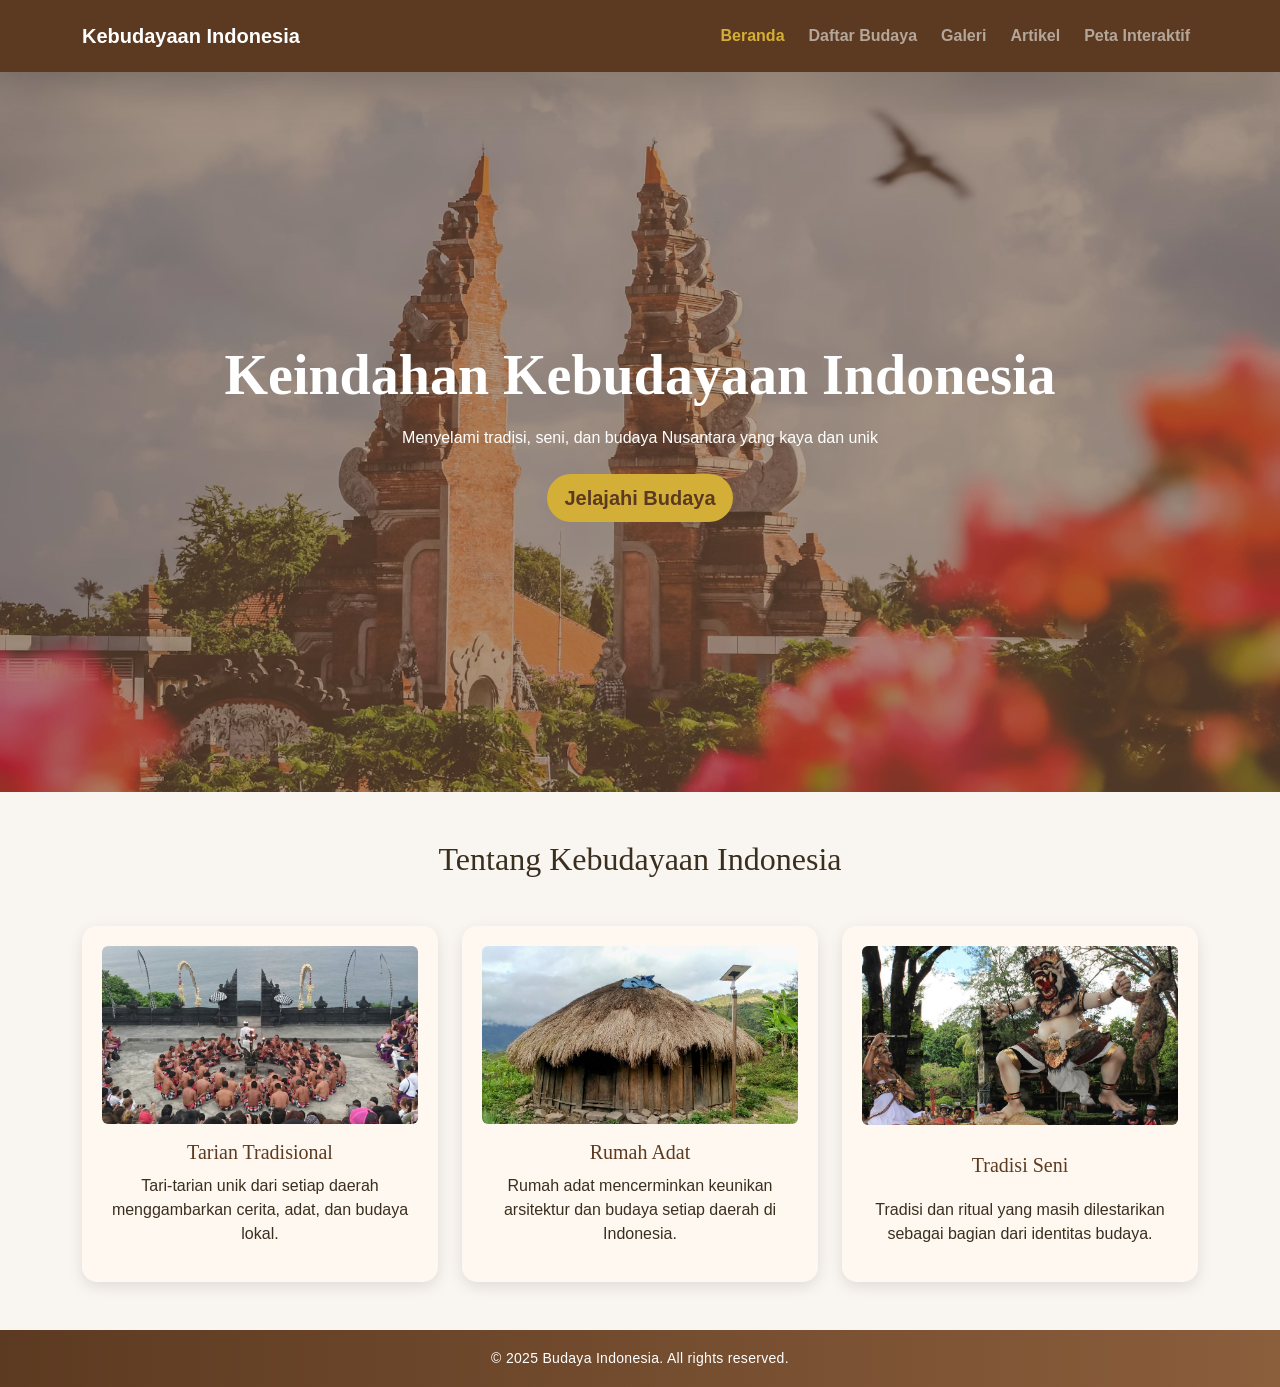
<file: index.html>
<!-- Nama: Anak Agung Ngurah Krisna Artha Wibawa
Kelas: BB244
NIM: 240040075 -->

<!DOCTYPE html>
<html lang="id">
  <head>
    <meta charset="UTF-8" />
    <meta name="viewport" content="width=device-width, initial-scale=1.0" />
    <title>Beranda</title>
    <link href="https://cdn.jsdelivr.net/npm/bootstrap@5.3.3/dist/css/bootstrap.min.css" rel="stylesheet" />
    <link rel="stylesheet" href="css/style.css" />
  </head>
  <body>
    <nav class="navbar navbar-expand-lg navbar-dark bg-brown shadow-lg p-3">
      <div class="container">
        <a class="navbar-brand fw-bold" href="index.html">Kebudayaan Indonesia</a>
        <button class="navbar-toggler" type="button" data-bs-toggle="collapse" data-bs-target="#navbarNav">
          <span class="navbar-toggler-icon"></span>
        </button>
        <div class="collapse navbar-collapse" id="navbarNav">
          <ul class="navbar-nav ms-auto">
            <li class="nav-item"><a class="nav-link active me-2" href="index.html">Beranda</a></li>
            <li class="nav-item"><a class="nav-link me-2" href="daftar.html">Daftar Budaya</a></li>
            <li class="nav-item"><a class="nav-link me-2" href="galeri.html">Galeri</a></li>
            <li class="nav-item"><a class="nav-link me-2" href="artikel.html">Artikel</a></li>
            <li class="nav-item"><a class="nav-link" href="peta.html">Peta Interaktif</a></li>
          </ul>
        </div>
      </div>
    </nav>
    <header class="hero text-center text-white">
      <div class="container">
        <h1 class="display-4 fw-bold mb-3">Keindahan Kebudayaan Indonesia</h1>
        <p class="mb-4">Menyelami tradisi, seni, dan budaya Nusantara yang kaya dan unik</p>
        <a href="daftar.html" class="btn btn-gold btn-lg">Jelajahi Budaya</a>
      </div>
    </header>
    <section class="py-5">
      <div class="container text-center">
        <h2 class="mb-5">Tentang Kebudayaan Indonesia</h2>
        <div class="row g-4">
          <div class="col-md-4">
            <div class="feature-card">
              <img src="img/tariantradisional.avif" class="img-fluid rounded mb-3" alt="Tarian" />
              <h5>Tarian Tradisional</h5>
              <p>Tari-tarian unik dari setiap daerah menggambarkan cerita, adat, dan budaya lokal.</p>
            </div>
          </div>
          <div class="col-md-4">
            <div class="feature-card">
              <img src="img/honaiindex.jpeg" class="img-fluid rounded mb-3" alt="Rumah Adat" />
              <h5>Rumah Adat</h5>
              <p>Rumah adat mencerminkan keunikan arsitektur dan budaya setiap daerah di Indonesia.</p>
            </div>
          </div>
          <div class="col-md-4">
            <div class="feature-card">
              <img src="img/ogohindex.png" class="img-fluid rounded mb-3" alt="Ogoh-ogoh" />
              <h5>Tradisi Seni</h5>
              <p>Tradisi dan ritual yang masih dilestarikan sebagai bagian dari identitas budaya.</p>
            </div>
          </div>
        </div>
      </div>
    </section>
    <script src="https://cdn.jsdelivr.net/npm/bootstrap@5.3.3/dist/js/bootstrap.bundle.min.js"></script>
    <footer class="footer">
      <p>© 2025 Budaya Indonesia. All rights reserved.</p>
    </footer>
  </body>
</html>
</file>
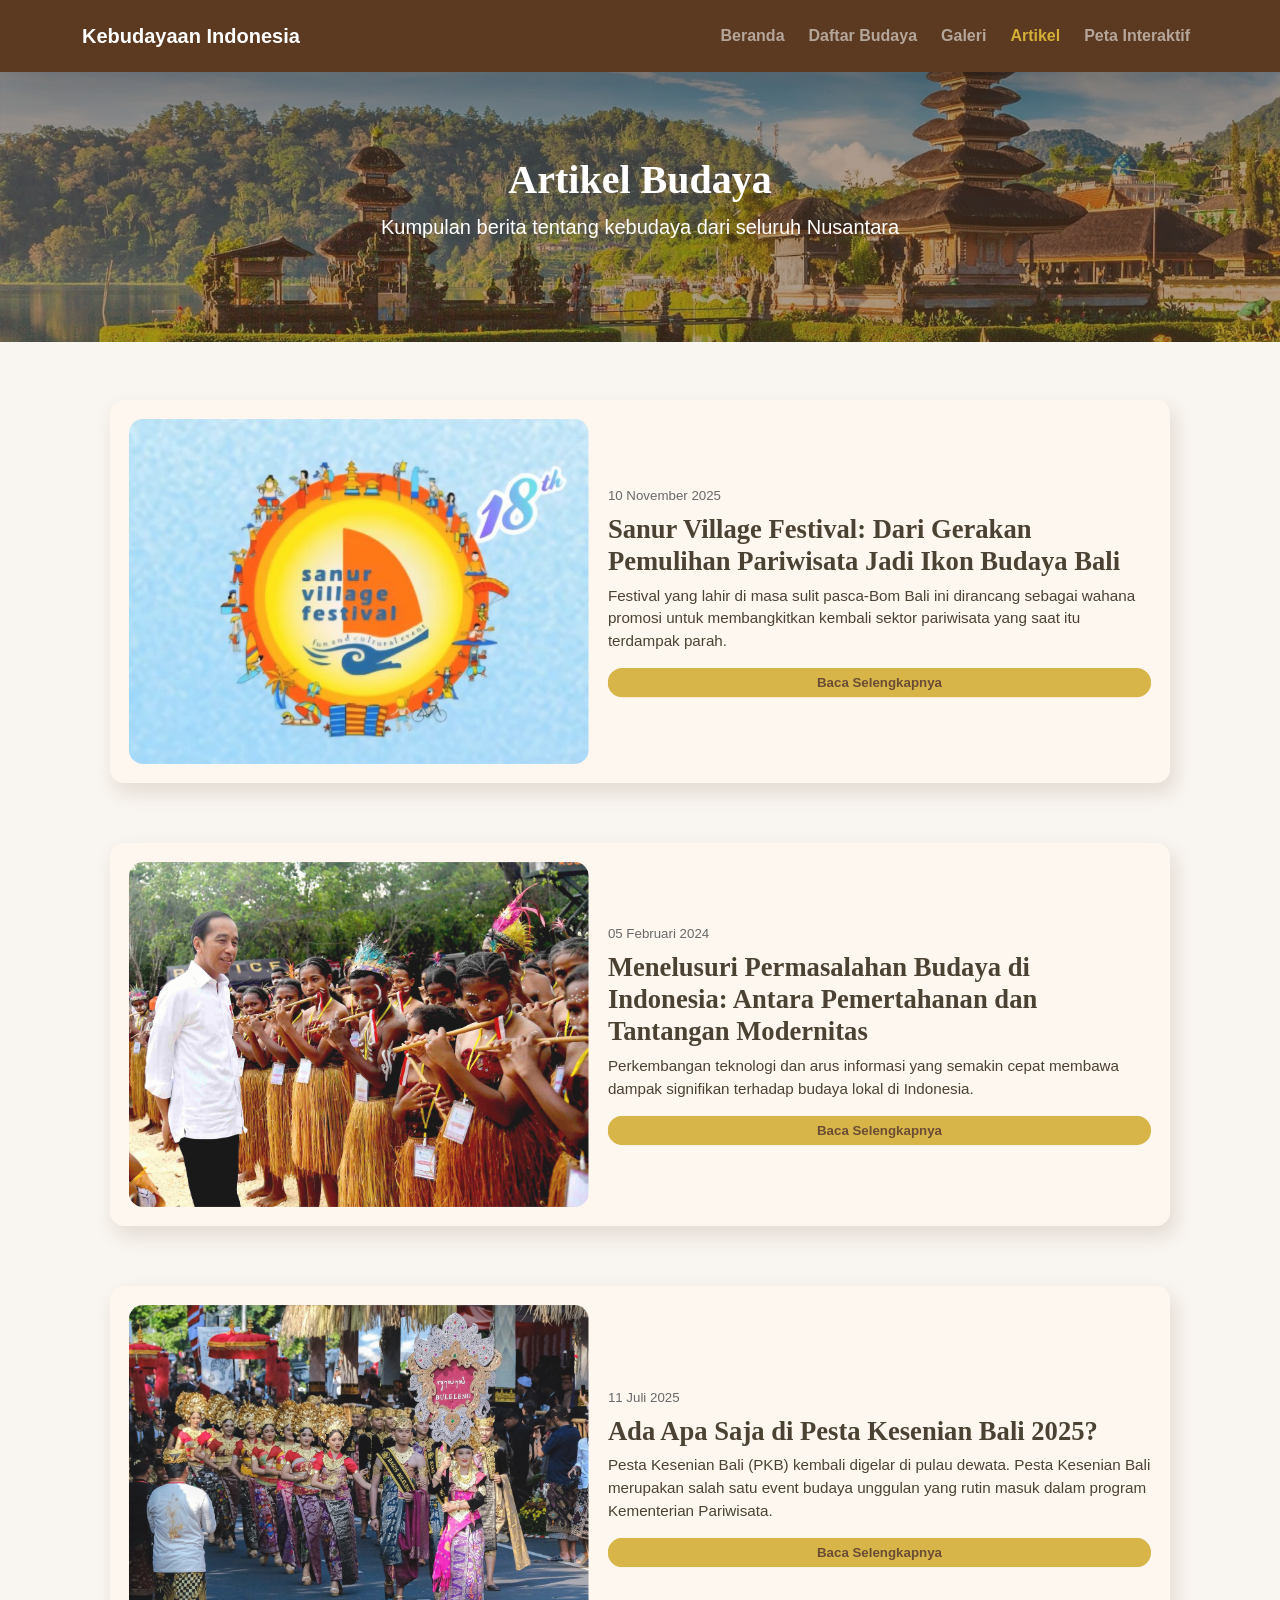
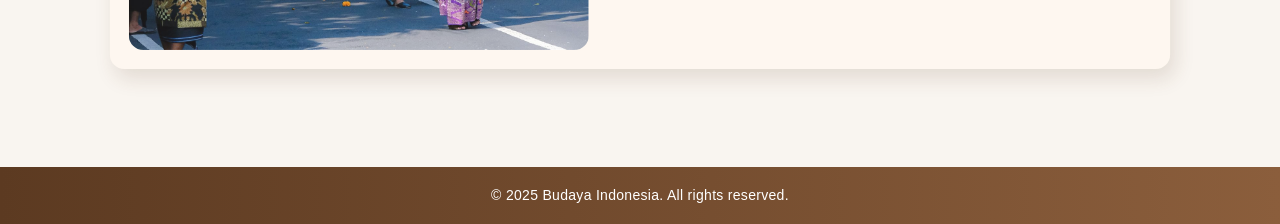
<file: artikel.html>
<!-- Nama: Anak Agung Ngurah Krisna Artha Wibawa
Kelas: BB244
NIM: 240040075 -->

<!DOCTYPE html>
<html lang="id">
  <head>
    <meta charset="UTF-8" />
    <meta name="viewport" content="width=device-width, initial-scale=1.0" />
    <title>Artikel Kebudayaan Indonesia</title>
    <link href="https://cdn.jsdelivr.net/npm/bootstrap@5.3.3/dist/css/bootstrap.min.css" rel="stylesheet" />
    <link rel="stylesheet" href="css/style.css" />
  </head>
  <body>
    <nav class="navbar navbar-expand-lg navbar-dark bg-brown shadow-lg p-3">
      <div class="container">
        <a class="navbar-brand fw-bold" href="index.html">Kebudayaan Indonesia</a>
        <button class="navbar-toggler" type="button" data-bs-toggle="collapse" data-bs-target="#navbarNav">
          <span class="navbar-toggler-icon"></span>
        </button>
        <div class="collapse navbar-collapse" id="navbarNav">
          <ul class="navbar-nav ms-auto">
            <li class="nav-item"><a class="nav-link me-2" href="index.html">Beranda</a></li>
            <li class="nav-item"><a class="nav-link me-2" href="daftar.html">Daftar Budaya</a></li>
            <li class="nav-item"><a class="nav-link me-2" href="galeri.html">Galeri</a></li>
            <li class="nav-item"><a class="nav-link active me-2" href="artikel.html">Artikel</a></li>
            <li class="nav-item"><a class="nav-link" href="peta.html">Peta Interaktif</a></li>
          </ul>
        </div>
      </div>
    </nav>
    <section class="hero hero-small-artikel text-center d-flex align-items-center">
      <div class="container">
        <h1 class="fw-bold text-white">Artikel Budaya</h1>
        <p class="lead text-white">Kumpulan berita tentang kebudaya dari seluruh Nusantara</p>
      </div>
    </section>
    <div class="container py-5">
      <div class="article-feature">
        <img src="img/artikelsanur.jpg" />
        <div class="content">
          <small class="text-muted">10 November 2025</small>
          <h3 class="fw-bold mt-2">Sanur Village Festival: Dari Gerakan Pemulihan Pariwisata Jadi Ikon Budaya Bali</h3>
          <p>Festival yang lahir di masa sulit pasca-Bom Bali ini dirancang sebagai wahana promosi untuk membangkitkan kembali sektor pariwisata yang saat itu terdampak parah.</p>
          <a href="artikel1.html" class="btn btn-gold btn-sm">Baca Selengkapnya</a>
        </div>
      </div>
      <div class="article-feature">
        <img src="img/artikelfoto2.jpeg" />
        <div class="content">
          <small class="text-muted">05 Februari 2024</small>
          <h3 class="fw-bold mt-2">Menelusuri Permasalahan Budaya di Indonesia: Antara Pemertahanan dan Tantangan Modernitas</h3>
          <p>Perkembangan teknologi dan arus informasi yang semakin cepat membawa dampak signifikan terhadap budaya lokal di Indonesia.</p>
          <a href="artikel2.html" class="btn btn-gold btn-sm">Baca Selengkapnya</a>
        </div>
      </div>
      <div class="article-feature">
        <img src="img/artikelkemenpar.jpeg" />
        <div class="content">
          <small class="text-muted">11 Juli 2025</small>
          <h3 class="fw-bold mt-2">Ada Apa Saja di Pesta Kesenian Bali 2025?</h3>
          <p>Pesta Kesenian Bali (PKB) kembali digelar di pulau dewata. Pesta Kesenian Bali merupakan salah satu event budaya unggulan yang rutin masuk dalam program Kementerian Pariwisata.</p>
          <a href="artikel3.html" class="btn btn-gold btn-sm">Baca Selengkapnya</a>
        </div>
      </div>
    </div>
    <script src="https://cdn.jsdelivr.net/npm/bootstrap@5.3.3/dist/js/bootstrap.bundle.min.js"></script>
    <footer class="footer">
      <p>© 2025 Budaya Indonesia. All rights reserved.</p>
    </footer>
  </body>
</html>
</file>
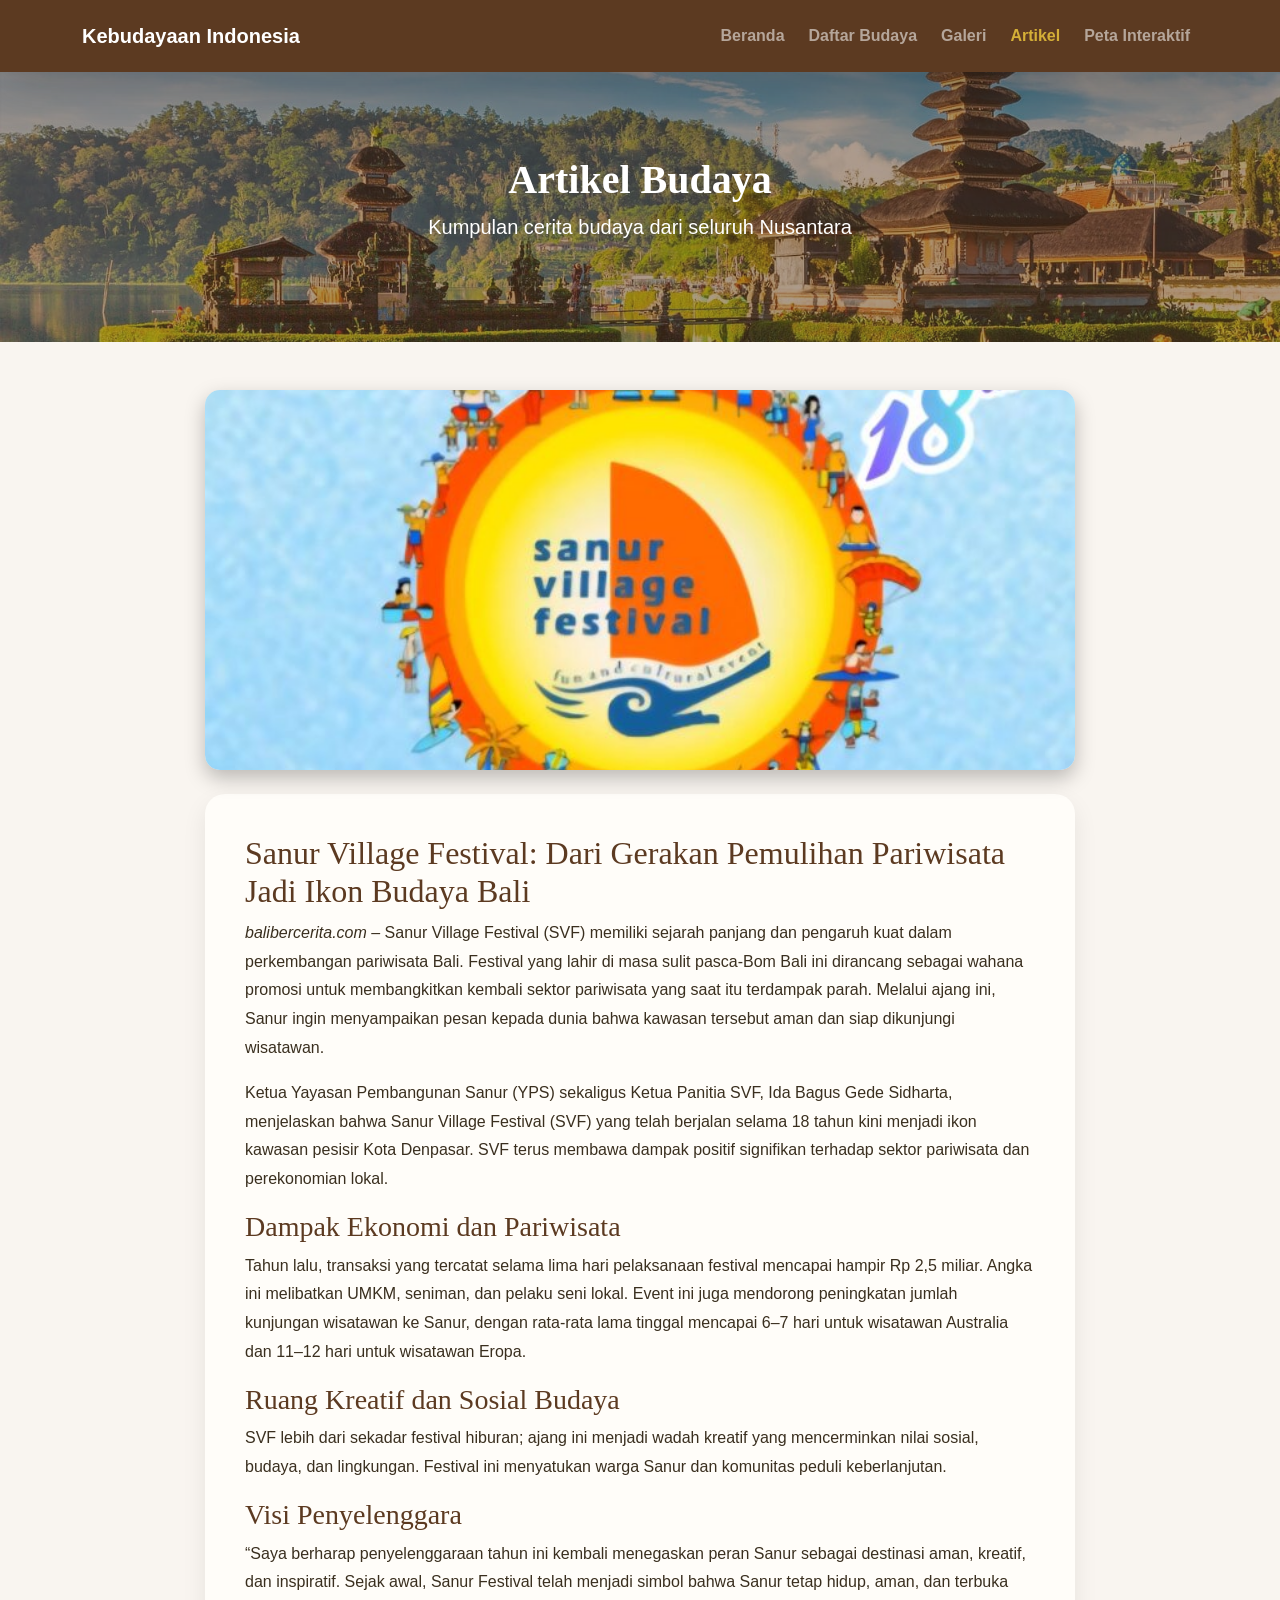
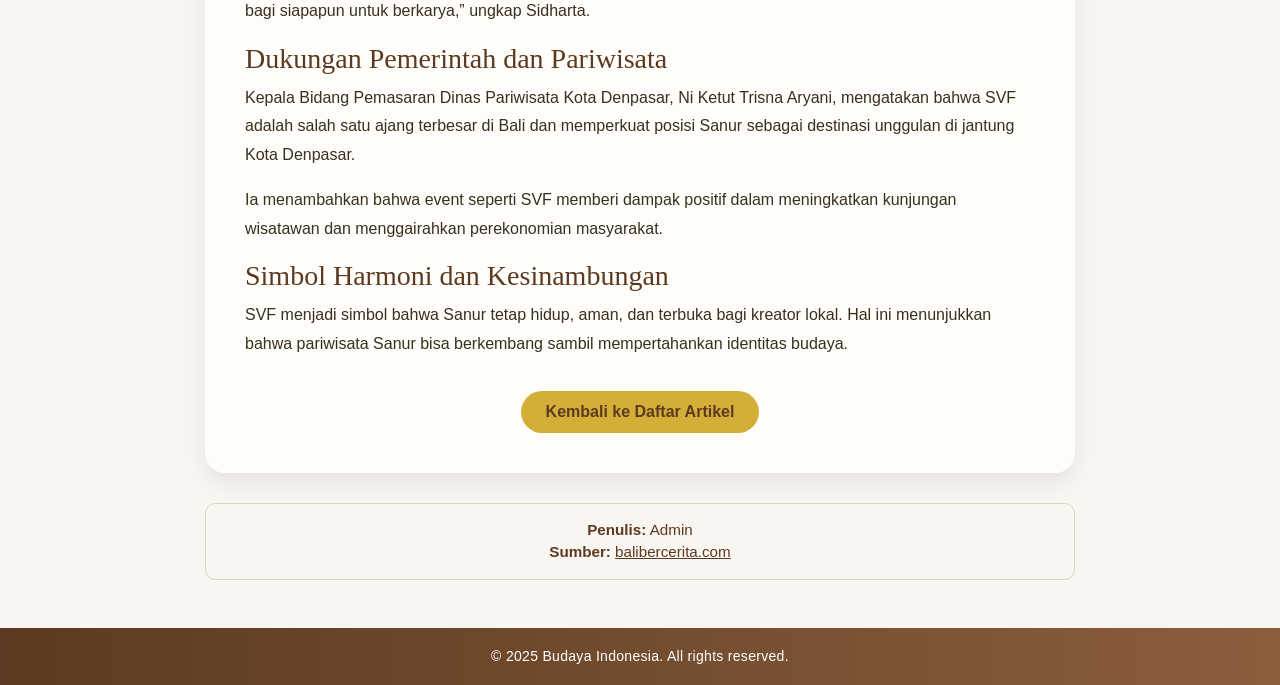
<file: artikel1.html>
<!-- Nama: Anak Agung Ngurah Krisna Artha Wibawa
Kelas: BB244
NIM: 240040075 -->

<!DOCTYPE html>
<html lang="id">
  <head>
    <meta charset="UTF-8" />
    <meta name="viewport" content="width=device-width, initial-scale=1.0" />
    <title>Sanur Village Festival</title>
    <link href="https://cdn.jsdelivr.net/npm/bootstrap@5.3.0/dist/css/bootstrap.min.css" rel="stylesheet" />
    <link rel="stylesheet" href="css/style.css" />
  </head>
  <body>
    <nav class="navbar navbar-expand-lg navbar-dark bg-brown shadow-lg p-3">
      <div class="container">
        <a class="navbar-brand fw-bold" href="index.html">Kebudayaan Indonesia</a>
        <button class="navbar-toggler" type="button" data-bs-toggle="collapse" data-bs-target="#navbarNav">
          <span class="navbar-toggler-icon"></span>
        </button>
        <div class="collapse navbar-collapse" id="navbarNav">
          <ul class="navbar-nav ms-auto">
            <li class="nav-item"><a class="nav-link me-2" href="index.html">Beranda</a></li>
            <li class="nav-item"><a class="nav-link me-2" href="daftar.html">Daftar Budaya</a></li>
            <li class="nav-item"><a class="nav-link me-2" href="galeri.html">Galeri</a></li>
            <li class="nav-item"><a class="nav-link active me-2" href="artikel.html">Artikel</a></li>
            <li class="nav-item"><a class="nav-link" href="peta.html">Peta Interaktif</a></li>
          </ul>
        </div>
      </div>
    </nav>
    <section class="hero hero-small-artikel text-center d-flex align-items-center">
      <div class="container">
        <h1 class="fw-bold text-white">Artikel Budaya</h1>
        <p class="lead text-white">Kumpulan cerita budaya dari seluruh Nusantara</p>
      </div>
    </section>
    <div class="container my-5 article-wrapper">
      <img src="img/artikelsanur.jpg" class="article-header-img mb-4" />

      <div class="article-container">
        <h2>Sanur Village Festival: Dari Gerakan Pemulihan Pariwisata Jadi Ikon Budaya Bali</h2>
        <p>
          <em>balibercerita.com –</em> Sanur Village Festival (SVF) memiliki sejarah panjang dan pengaruh kuat dalam perkembangan pariwisata Bali. Festival yang lahir di masa sulit pasca-Bom Bali ini dirancang sebagai wahana promosi untuk
          membangkitkan kembali sektor pariwisata yang saat itu terdampak parah. Melalui ajang ini, Sanur ingin menyampaikan pesan kepada dunia bahwa kawasan tersebut aman dan siap dikunjungi wisatawan.
        </p>
        <p>
          Ketua Yayasan Pembangunan Sanur (YPS) sekaligus Ketua Panitia SVF, Ida Bagus Gede Sidharta, menjelaskan bahwa Sanur Village Festival (SVF) yang telah berjalan selama 18 tahun kini menjadi ikon kawasan pesisir Kota Denpasar. SVF
          terus membawa dampak positif signifikan terhadap sektor pariwisata dan perekonomian lokal.
        </p>
        <h3>Dampak Ekonomi dan Pariwisata</h3>
        <p>
          Tahun lalu, transaksi yang tercatat selama lima hari pelaksanaan festival mencapai hampir Rp 2,5 miliar. Angka ini melibatkan UMKM, seniman, dan pelaku seni lokal. Event ini juga mendorong peningkatan jumlah kunjungan wisatawan ke
          Sanur, dengan rata-rata lama tinggal mencapai 6–7 hari untuk wisatawan Australia dan 11–12 hari untuk wisatawan Eropa.
        </p>
        <h3>Ruang Kreatif dan Sosial Budaya</h3>
        <p>SVF lebih dari sekadar festival hiburan; ajang ini menjadi wadah kreatif yang mencerminkan nilai sosial, budaya, dan lingkungan. Festival ini menyatukan warga Sanur dan komunitas peduli keberlanjutan.</p>
        <h3>Visi Penyelenggara</h3>
        <p>
          “Saya berharap penyelenggaraan tahun ini kembali menegaskan peran Sanur sebagai destinasi aman, kreatif, dan inspiratif. Sejak awal, Sanur Festival telah menjadi simbol bahwa Sanur tetap hidup, aman, dan terbuka bagi siapapun
          untuk berkarya,” ungkap Sidharta.
        </p>
        <h3>Dukungan Pemerintah dan Pariwisata</h3>
        <p>Kepala Bidang Pemasaran Dinas Pariwisata Kota Denpasar, Ni Ketut Trisna Aryani, mengatakan bahwa SVF adalah salah satu ajang terbesar di Bali dan memperkuat posisi Sanur sebagai destinasi unggulan di jantung Kota Denpasar.</p>
        <p>Ia menambahkan bahwa event seperti SVF memberi dampak positif dalam meningkatkan kunjungan wisatawan dan menggairahkan perekonomian masyarakat.</p>
        <h3>Simbol Harmoni dan Kesinambungan</h3>
        <p>SVF menjadi simbol bahwa Sanur tetap hidup, aman, dan terbuka bagi kreator lokal. Hal ini menunjukkan bahwa pariwisata Sanur bisa berkembang sambil mempertahankan identitas budaya.</p>

        <div class="text-center">
          <a href="artikel.html" class="btn btn-gold mt-3 px-4 py-2">Kembali ke Daftar Artikel</a>
        </div>
      </div>
      <div class="article-meta">
        <p style="margin: 0"><strong>Penulis:</strong> Admin</p>
        <p style="margin: 0"><strong>Sumber: </strong><a href="https://balibercerita.com/sanur-village-festival-dari-gerakan-pemulihan-pariwisata-jadi-ikon-budaya-bali/" target="_blank">balibercerita.com</a></p>
      </div>
    </div>
    <script src="https://cdn.jsdelivr.net/npm/bootstrap@5.3.3/dist/js/bootstrap.bundle.min.js"></script>
    <footer class="footer">
      <p>© 2025 Budaya Indonesia. All rights reserved.</p>
    </footer>
  </body>
</html>
</file>
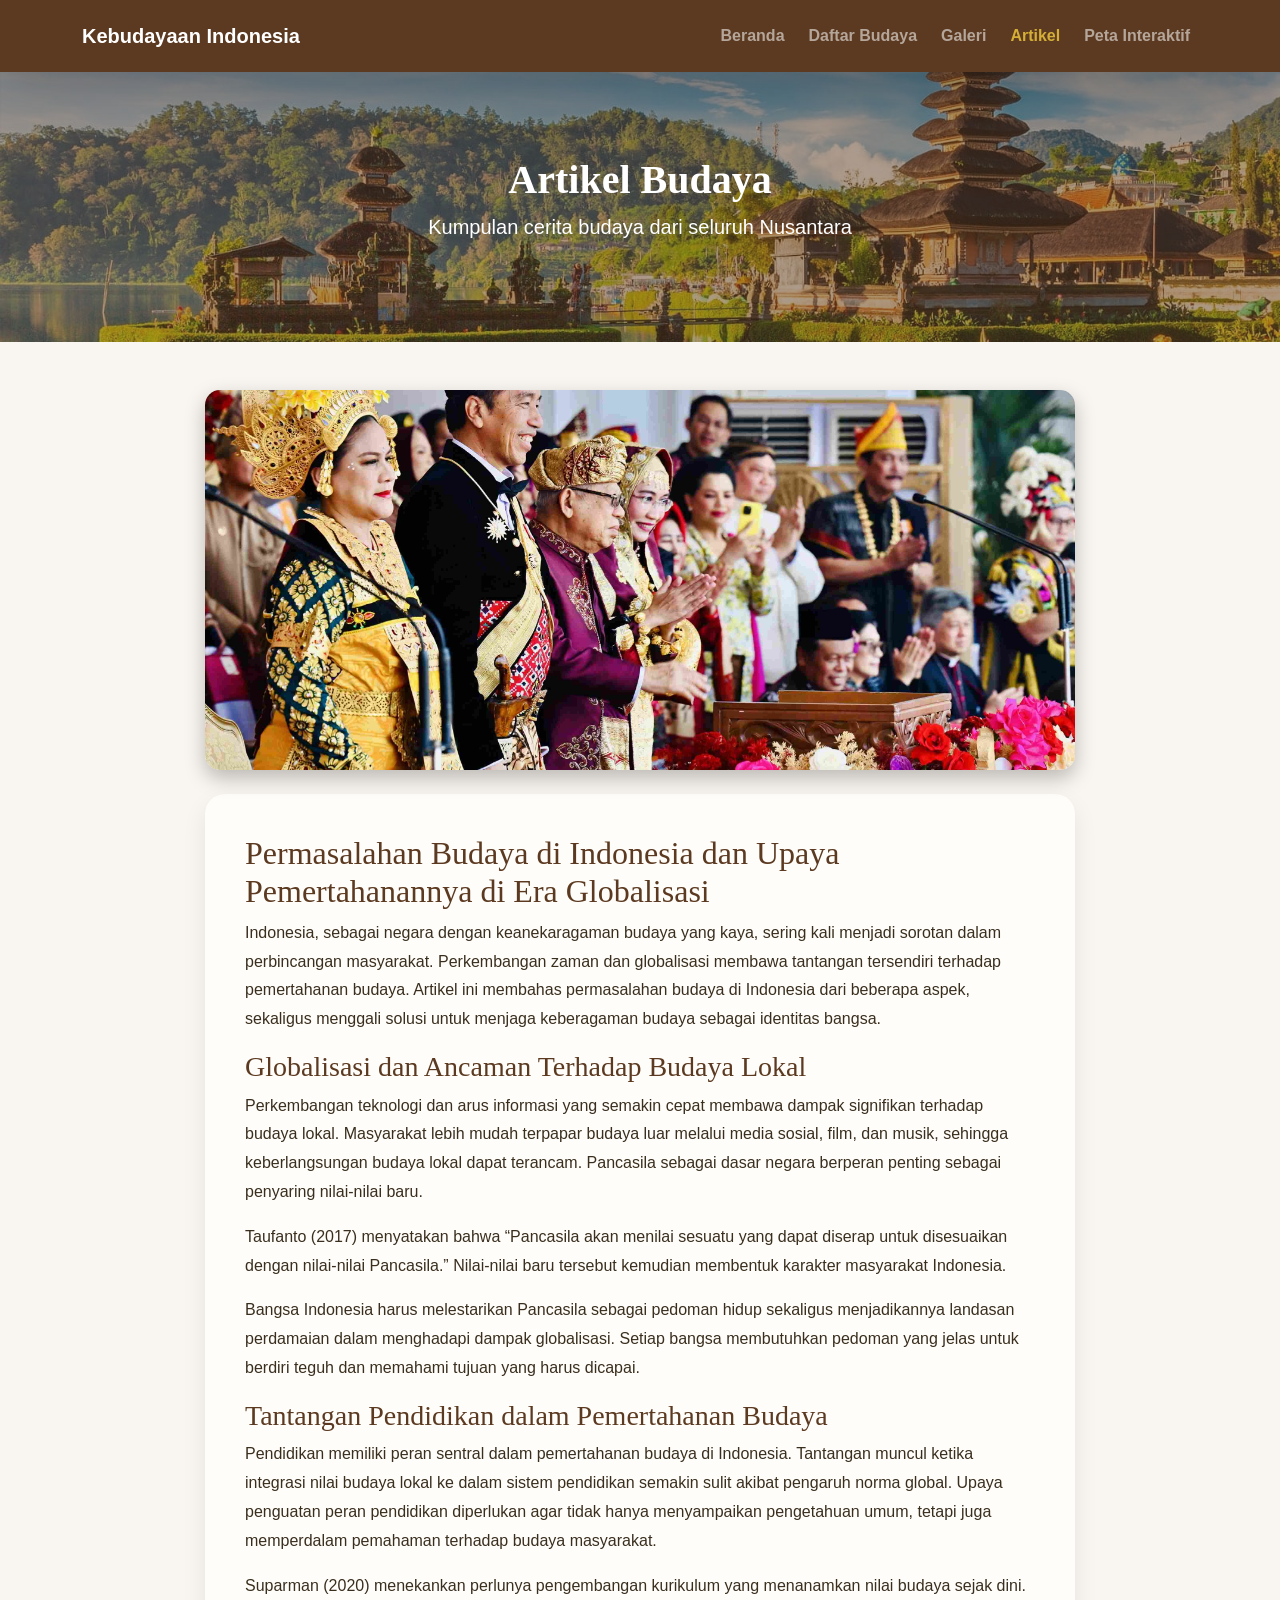
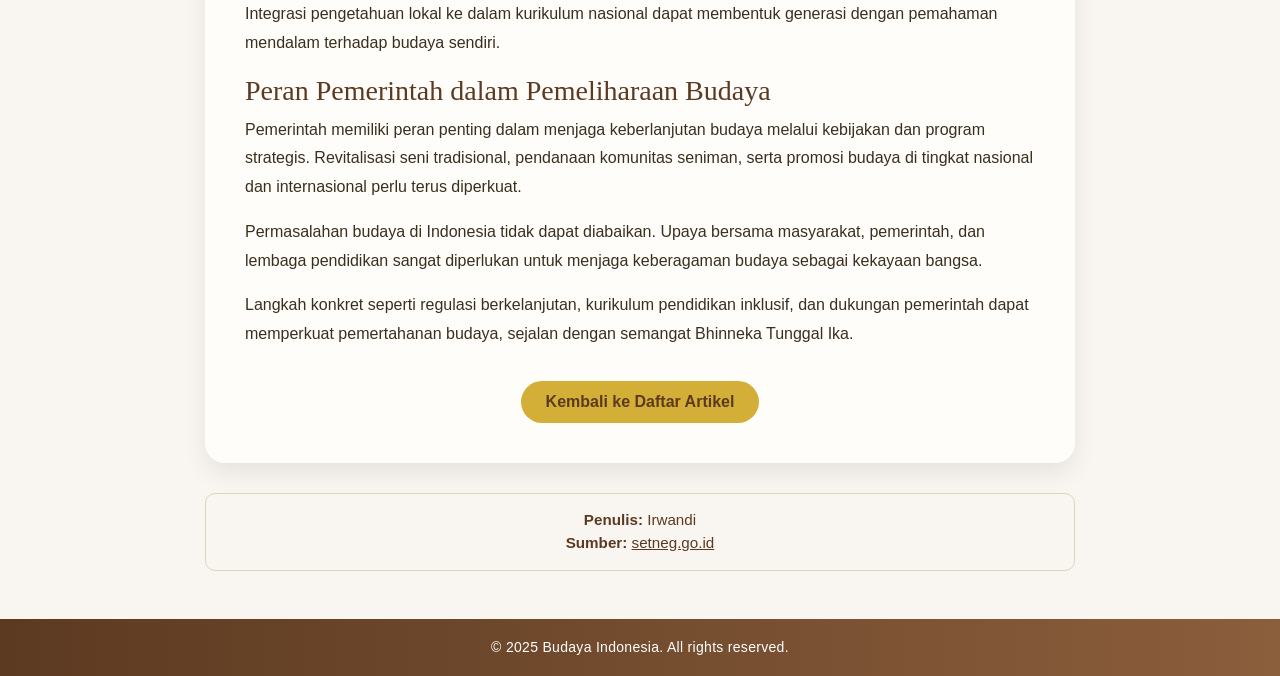
<file: artikel2.html>
<!-- Nama: Anak Agung Ngurah Krisna Artha Wibawa
Kelas: BB244
NIM: 240040075 -->

<!DOCTYPE html>
<html lang="id">
  <head>
    <meta charset="UTF-8" />
    <meta name="viewport" content="width=device-width, initial-scale=1.0" />
    <title>Permasalahan Budaya di Indonesia</title>
    <link href="https://cdn.jsdelivr.net/npm/bootstrap@5.3.0/dist/css/bootstrap.min.css" rel="stylesheet" />
    <link rel="stylesheet" href="css/style.css" />
  </head>
  <body>
    <nav class="navbar navbar-expand-lg navbar-dark bg-brown shadow-lg p-3">
      <div class="container">
        <a class="navbar-brand fw-bold" href="index.html">Kebudayaan Indonesia</a>
        <button class="navbar-toggler" type="button" data-bs-toggle="collapse" data-bs-target="#navbarNav">
          <span class="navbar-toggler-icon"></span>
        </button>
        <div class="collapse navbar-collapse" id="navbarNav">
          <ul class="navbar-nav ms-auto">
            <li class="nav-item"><a class="nav-link me-2" href="index.html">Beranda</a></li>
            <li class="nav-item"><a class="nav-link me-2" href="daftar.html">Daftar Budaya</a></li>
            <li class="nav-item"><a class="nav-link me-2" href="galeri.html">Galeri</a></li>
            <li class="nav-item"><a class="nav-link active me-2" href="artikel.html">Artikel</a></li>
            <li class="nav-item"><a class="nav-link" href="peta.html">Peta Interaktif</a></li>
          </ul>
        </div>
      </div>
    </nav>
    <section class="hero hero-small-artikel text-center d-flex align-items-center">
      <div class="container">
        <h1 class="fw-bold text-white">Artikel Budaya</h1>
        <p class="lead text-white">Kumpulan cerita budaya dari seluruh Nusantara</p>
      </div>
    </section>
    <div class="container my-5 article-wrapper">
      <img src="img/artikelfoto.jpg" class="article-header-img mb-4" />
      <div class="article-container">
        <h2>Permasalahan Budaya di Indonesia dan Upaya Pemertahanannya di Era Globalisasi</h2>
        <p>
          Indonesia, sebagai negara dengan keanekaragaman budaya yang kaya, sering kali menjadi sorotan dalam perbincangan masyarakat. Perkembangan zaman dan globalisasi membawa tantangan tersendiri terhadap pemertahanan budaya. Artikel ini
          membahas permasalahan budaya di Indonesia dari beberapa aspek, sekaligus menggali solusi untuk menjaga keberagaman budaya sebagai identitas bangsa.
        </p>
        <h3>Globalisasi dan Ancaman Terhadap Budaya Lokal</h3>
        <p>
          Perkembangan teknologi dan arus informasi yang semakin cepat membawa dampak signifikan terhadap budaya lokal. Masyarakat lebih mudah terpapar budaya luar melalui media sosial, film, dan musik, sehingga keberlangsungan budaya lokal
          dapat terancam. Pancasila sebagai dasar negara berperan penting sebagai penyaring nilai-nilai baru.
        </p>
        <p>Taufanto (2017) menyatakan bahwa “Pancasila akan menilai sesuatu yang dapat diserap untuk disesuaikan dengan nilai-nilai Pancasila.” Nilai-nilai baru tersebut kemudian membentuk karakter masyarakat Indonesia.</p>
        <p>
          Bangsa Indonesia harus melestarikan Pancasila sebagai pedoman hidup sekaligus menjadikannya landasan perdamaian dalam menghadapi dampak globalisasi. Setiap bangsa membutuhkan pedoman yang jelas untuk berdiri teguh dan memahami
          tujuan yang harus dicapai.
        </p>
        <h3>Tantangan Pendidikan dalam Pemertahanan Budaya</h3>
        <p>
          Pendidikan memiliki peran sentral dalam pemertahanan budaya di Indonesia. Tantangan muncul ketika integrasi nilai budaya lokal ke dalam sistem pendidikan semakin sulit akibat pengaruh norma global. Upaya penguatan peran pendidikan
          diperlukan agar tidak hanya menyampaikan pengetahuan umum, tetapi juga memperdalam pemahaman terhadap budaya masyarakat.
        </p>
        <p>
          Suparman (2020) menekankan perlunya pengembangan kurikulum yang menanamkan nilai budaya sejak dini. Integrasi pengetahuan lokal ke dalam kurikulum nasional dapat membentuk generasi dengan pemahaman mendalam terhadap budaya
          sendiri.
        </p>
        <h3>Peran Pemerintah dalam Pemeliharaan Budaya</h3>
        <p>
          Pemerintah memiliki peran penting dalam menjaga keberlanjutan budaya melalui kebijakan dan program strategis. Revitalisasi seni tradisional, pendanaan komunitas seniman, serta promosi budaya di tingkat nasional dan internasional
          perlu terus diperkuat.
        </p>
        <p>Permasalahan budaya di Indonesia tidak dapat diabaikan. Upaya bersama masyarakat, pemerintah, dan lembaga pendidikan sangat diperlukan untuk menjaga keberagaman budaya sebagai kekayaan bangsa.</p>
        <p>Langkah konkret seperti regulasi berkelanjutan, kurikulum pendidikan inklusif, dan dukungan pemerintah dapat memperkuat pemertahanan budaya, sejalan dengan semangat Bhinneka Tunggal Ika.</p>
        <div class="text-center">
          <a href="artikel.html" class="btn btn-gold mt-3 px-4 py-2">Kembali ke Daftar Artikel</a>
        </div>
      </div>
      <div class="article-meta">
        <p style="margin: 0"><strong>Penulis:</strong> Irwandi</p>
        <p style="margin: 0"><strong>Sumber: </strong><a href="https://www.setneg.go.id/baca/index/menelusuri_permasalahan_budaya_di_indonesia_antara_pemertahanan_dan_tantangan_modernitas" target="_blank">setneg.go.id</a></p>
      </div>
    </div>
    <script src="https://cdn.jsdelivr.net/npm/bootstrap@5.3.3/dist/js/bootstrap.bundle.min.js"></script>
    <footer class="footer">
      <p>© 2025 Budaya Indonesia. All rights reserved.</p>
    </footer>
  </body>
</html>
</file>
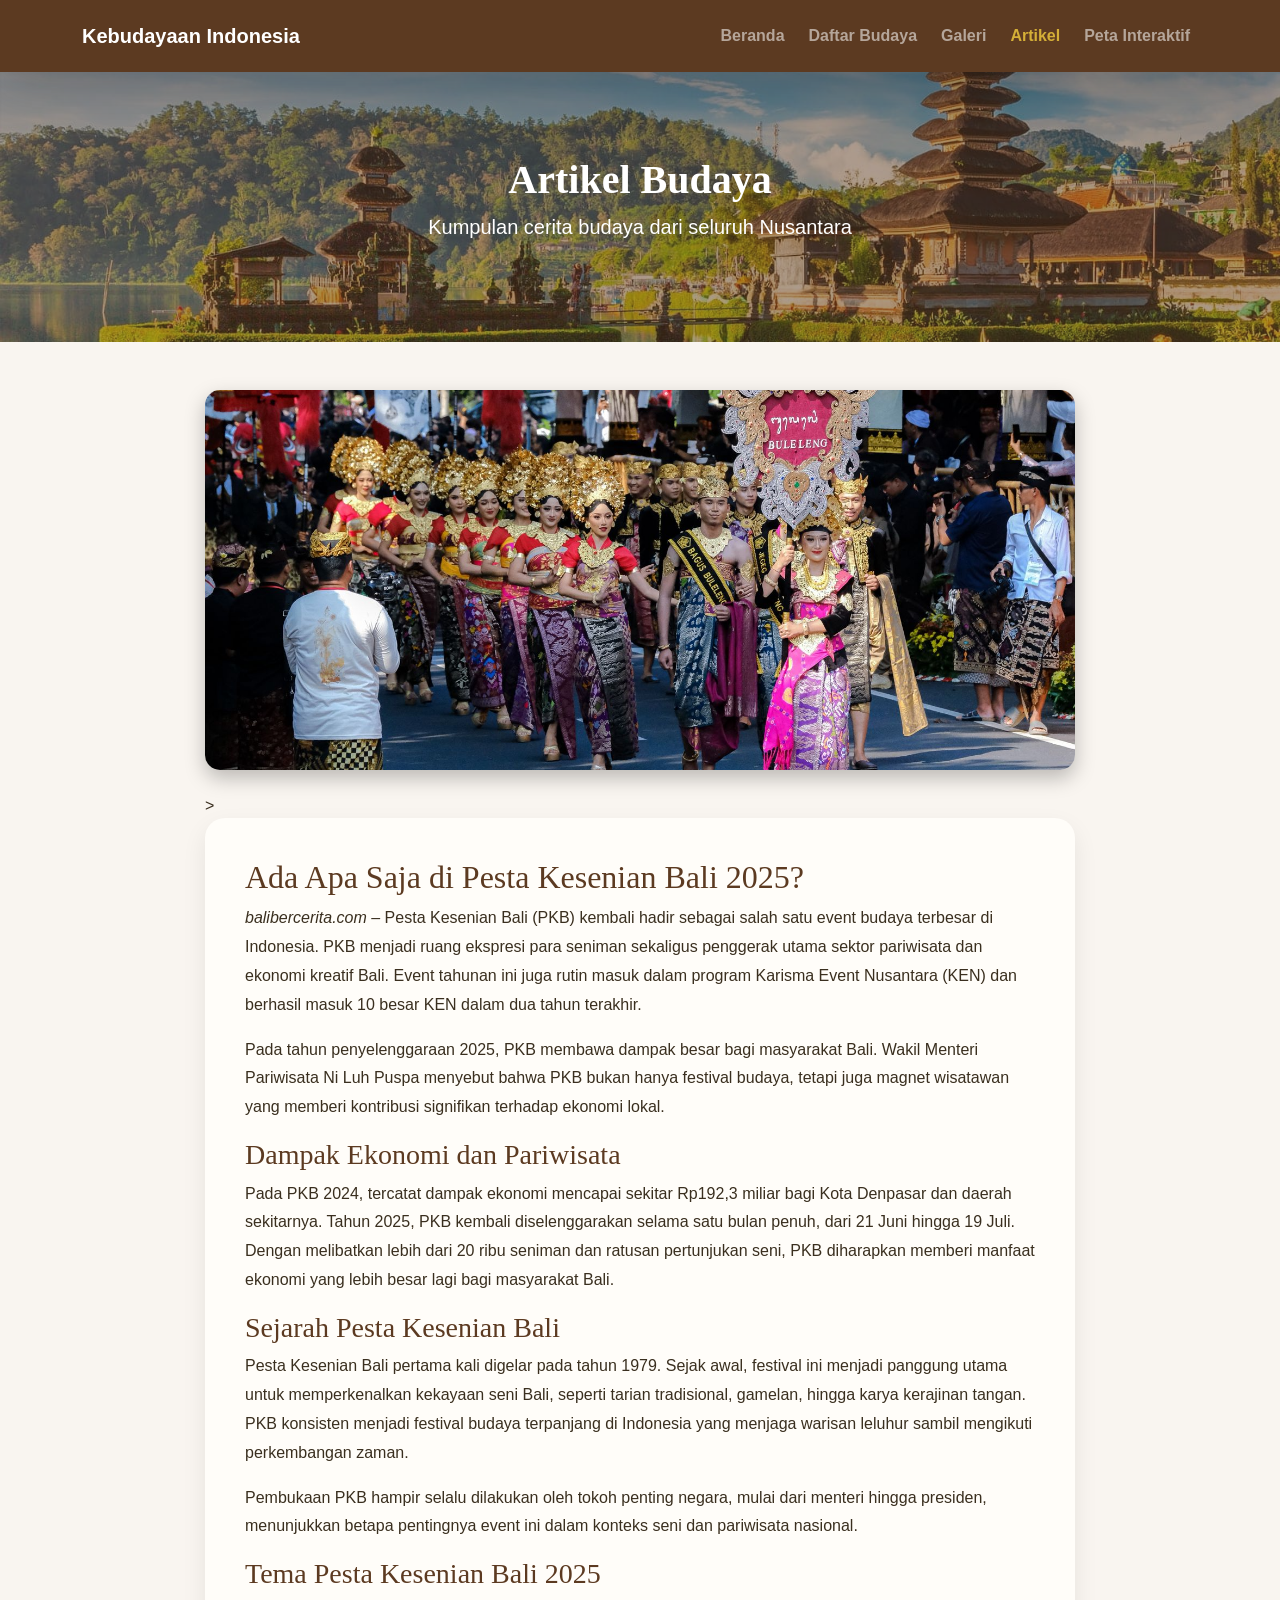
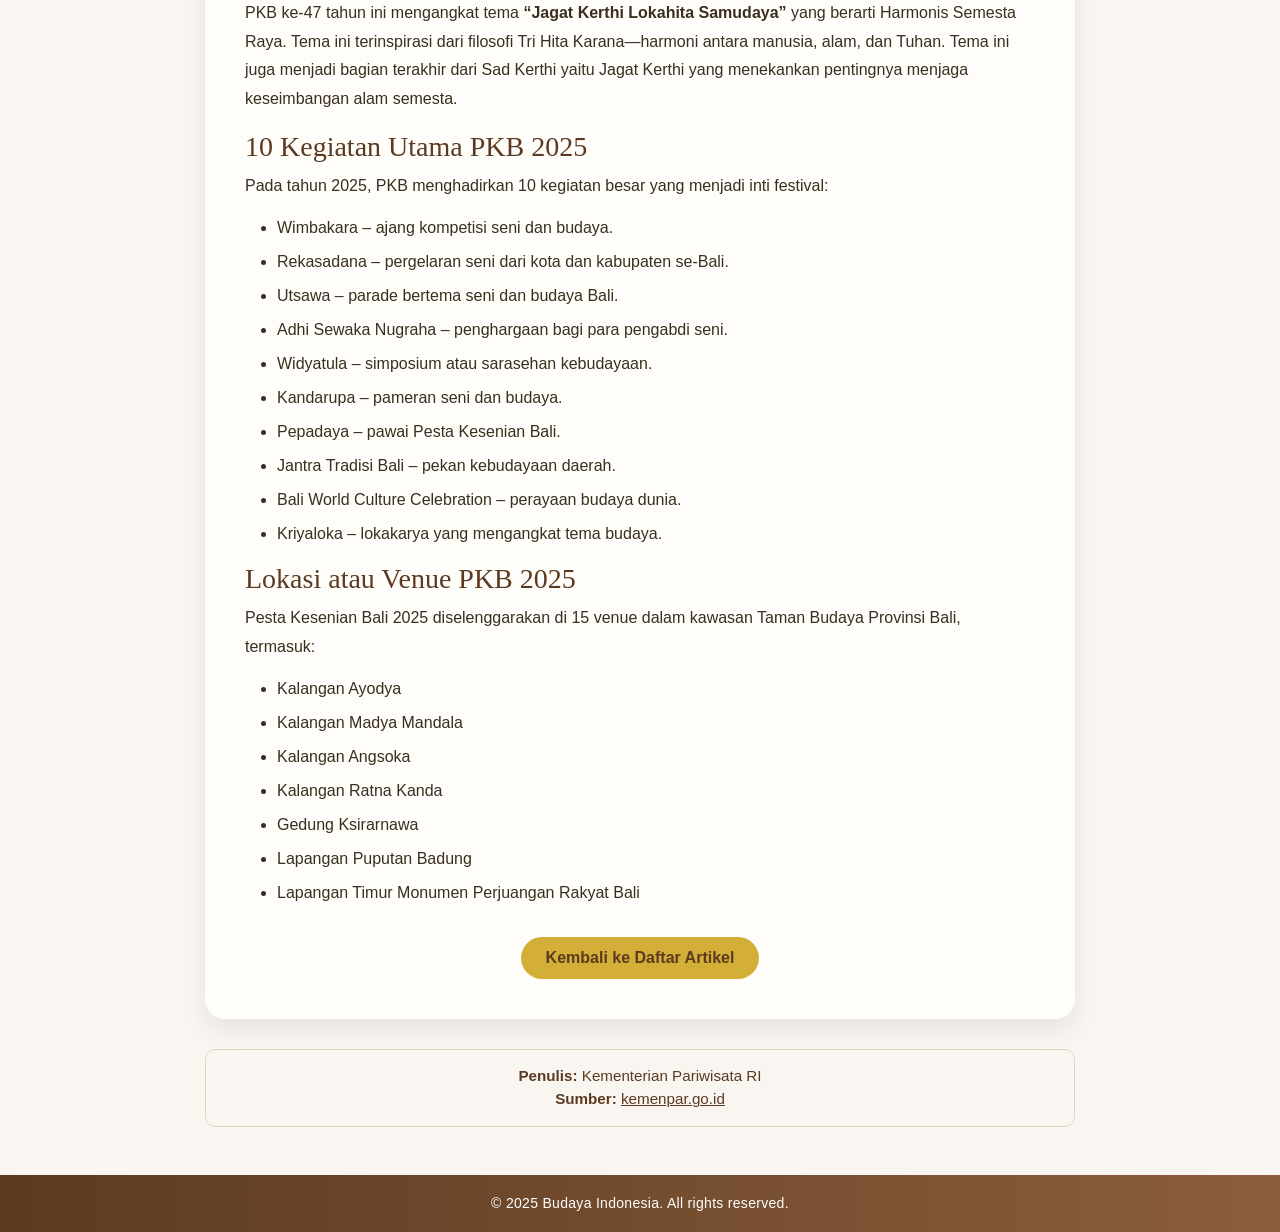
<file: artikel3.html>
<!-- Nama: Anak Agung Ngurah Krisna Artha Wibawa
Kelas: BB244
NIM: 240040075 -->

<!DOCTYPE html>
<html lang="id">
  <head>
    <meta charset="UTF-8" />
    <meta name="viewport" content="width=device-width, initial-scale=1.0" />
    <title>Pesta Kesenian Bali</title>
    <link href="https://cdn.jsdelivr.net/npm/bootstrap@5.3.0/dist/css/bootstrap.min.css" rel="stylesheet" />
    <link rel="stylesheet" href="css/style.css" />
  </head>
  <body>
    <nav class="navbar navbar-expand-lg navbar-dark bg-brown shadow-lg p-3">
      <div class="container">
        <a class="navbar-brand fw-bold" href="index.html">Kebudayaan Indonesia</a>
        <button class="navbar-toggler" type="button" data-bs-toggle="collapse" data-bs-target="#navbarNav">
          <span class="navbar-toggler-icon"></span>
        </button>
        <div class="collapse navbar-collapse" id="navbarNav">
          <ul class="navbar-nav ms-auto">
            <li class="nav-item"><a class="nav-link me-2" href="index.html">Beranda</a></li>
            <li class="nav-item"><a class="nav-link me-2" href="daftar.html">Daftar Budaya</a></li>
            <li class="nav-item"><a class="nav-link me-2" href="galeri.html">Galeri</a></li>
            <li class="nav-item"><a class="nav-link active me-2" href="artikel.html">Artikel</a></li>
            <li class="nav-item"><a class="nav-link" href="peta.html">Peta Interaktif</a></li>
          </ul>
        </div>
      </div>
    </nav>
    <section class="hero hero-small-artikel text-center d-flex align-items-center">
      <div class="container">
        <h1 class="fw-bold text-white">Artikel Budaya</h1>
        <p class="lead text-white">Kumpulan cerita budaya dari seluruh Nusantara</p>
      </div>
    </section>
    <div class="container my-5 article-wrapper">
      <img src="img/artikelkemenpar.jpeg" class="article-header-img mb-4" />>
      <div class="article-container">
        <h2>Ada Apa Saja di Pesta Kesenian Bali 2025?</h2>
        <p>
          <em>balibercerita.com –</em> Pesta Kesenian Bali (PKB) kembali hadir sebagai salah satu event budaya terbesar di Indonesia. PKB menjadi ruang ekspresi para seniman sekaligus penggerak utama sektor pariwisata dan ekonomi kreatif
          Bali. Event tahunan ini juga rutin masuk dalam program Karisma Event Nusantara (KEN) dan berhasil masuk 10 besar KEN dalam dua tahun terakhir.
        </p>
        <p>
          Pada tahun penyelenggaraan 2025, PKB membawa dampak besar bagi masyarakat Bali. Wakil Menteri Pariwisata Ni Luh Puspa menyebut bahwa PKB bukan hanya festival budaya, tetapi juga magnet wisatawan yang memberi kontribusi signifikan
          terhadap ekonomi lokal.
        </p>
        <h3>Dampak Ekonomi dan Pariwisata</h3>
        <p>
          Pada PKB 2024, tercatat dampak ekonomi mencapai sekitar Rp192,3 miliar bagi Kota Denpasar dan daerah sekitarnya. Tahun 2025, PKB kembali diselenggarakan selama satu bulan penuh, dari 21 Juni hingga 19 Juli. Dengan melibatkan lebih
          dari 20 ribu seniman dan ratusan pertunjukan seni, PKB diharapkan memberi manfaat ekonomi yang lebih besar lagi bagi masyarakat Bali.
        </p>
        <h3>Sejarah Pesta Kesenian Bali</h3>
        <p>
          Pesta Kesenian Bali pertama kali digelar pada tahun 1979. Sejak awal, festival ini menjadi panggung utama untuk memperkenalkan kekayaan seni Bali, seperti tarian tradisional, gamelan, hingga karya kerajinan tangan. PKB konsisten
          menjadi festival budaya terpanjang di Indonesia yang menjaga warisan leluhur sambil mengikuti perkembangan zaman.
        </p>
        <p>Pembukaan PKB hampir selalu dilakukan oleh tokoh penting negara, mulai dari menteri hingga presiden, menunjukkan betapa pentingnya event ini dalam konteks seni dan pariwisata nasional.</p>

        <h3>Tema Pesta Kesenian Bali 2025</h3>
        <p>
          PKB ke-47 tahun ini mengangkat tema <strong>“Jagat Kerthi Lokahita Samudaya”</strong> yang berarti Harmonis Semesta Raya. Tema ini terinspirasi dari filosofi Tri Hita Karana—harmoni antara manusia, alam, dan Tuhan. Tema ini juga
          menjadi bagian terakhir dari Sad Kerthi yaitu Jagat Kerthi yang menekankan pentingnya menjaga keseimbangan alam semesta.
        </p>
        <h3>10 Kegiatan Utama PKB 2025</h3>
        <p>Pada tahun 2025, PKB menghadirkan 10 kegiatan besar yang menjadi inti festival:</p>
        <ul>
          <li>Wimbakara – ajang kompetisi seni dan budaya.</li>
          <li>Rekasadana – pergelaran seni dari kota dan kabupaten se-Bali.</li>
          <li>Utsawa – parade bertema seni dan budaya Bali.</li>
          <li>Adhi Sewaka Nugraha – penghargaan bagi para pengabdi seni.</li>
          <li>Widyatula – simposium atau sarasehan kebudayaan.</li>
          <li>Kandarupa – pameran seni dan budaya.</li>
          <li>Pepadaya – pawai Pesta Kesenian Bali.</li>
          <li>Jantra Tradisi Bali – pekan kebudayaan daerah.</li>
          <li>Bali World Culture Celebration – perayaan budaya dunia.</li>
          <li>Kriyaloka – lokakarya yang mengangkat tema budaya.</li>
        </ul>
        <h3>Lokasi atau Venue PKB 2025</h3>
        <p>Pesta Kesenian Bali 2025 diselenggarakan di 15 venue dalam kawasan Taman Budaya Provinsi Bali, termasuk:</p>
        <ul>
          <li>Kalangan Ayodya</li>
          <li>Kalangan Madya Mandala</li>
          <li>Kalangan Angsoka</li>
          <li>Kalangan Ratna Kanda</li>
          <li>Gedung Ksirarnawa</li>
          <li>Lapangan Puputan Badung</li>
          <li>Lapangan Timur Monumen Perjuangan Rakyat Bali</li>
        </ul>
        <div class="text-center">
          <a href="artikel.html" class="btn btn-gold mt-3 px-4 py-2">Kembali ke Daftar Artikel</a>
        </div>
      </div>
      <div class="article-meta">
        <p style="margin: 0"><strong>Penulis: </strong>Kementerian Pariwisata RI</p>
        <p style="margin: 0"><strong>Sumber: </strong><a href="https://kemenpar.go.id/berita/ada-apa-saja-di-pesta-kesenian-bali-2025" target="_blank">kemenpar.go.id</a></p>
      </div>
    </div>
    <script src="https://cdn.jsdelivr.net/npm/bootstrap@5.3.3/dist/js/bootstrap.bundle.min.js"></script>
    <footer class="footer">
      <p>© 2025 Budaya Indonesia. All rights reserved.</p>
    </footer>
  </body>
</html>
</file>
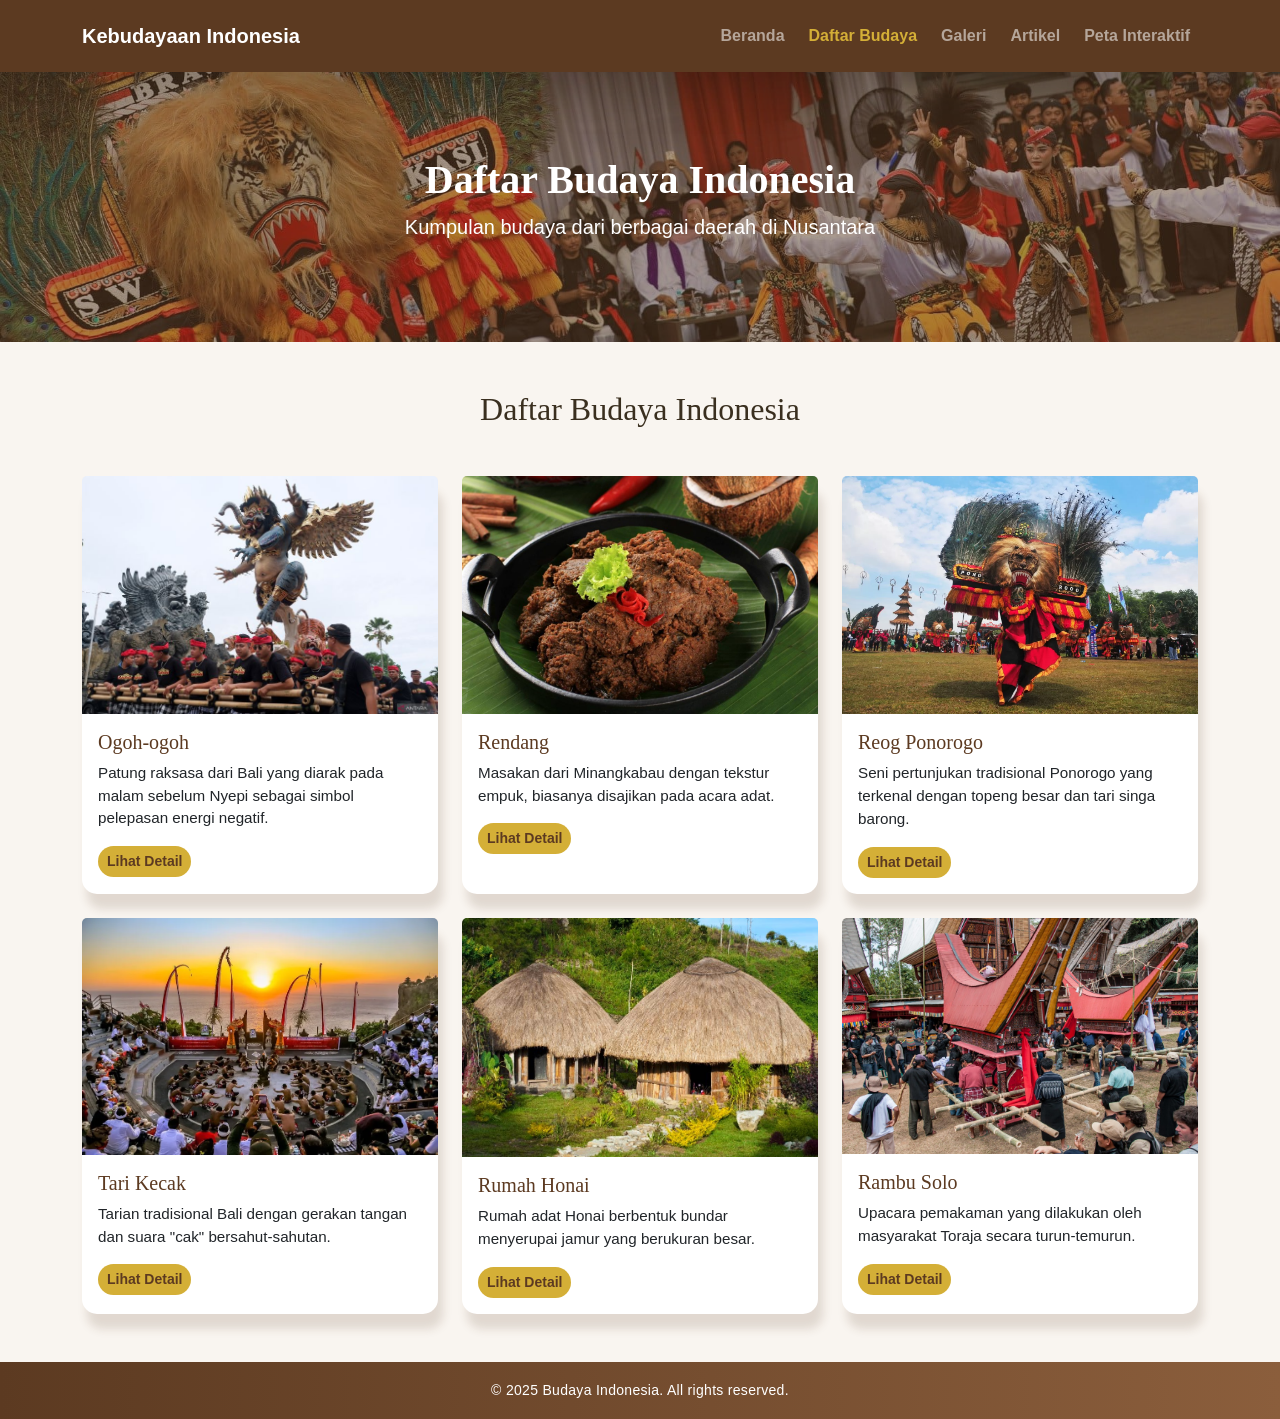
<file: daftar.html>
<!-- Nama: Anak Agung Ngurah Krisna Artha Wibawa
Kelas: BB244
NIM: 240040075 -->

<!DOCTYPE html>
<html lang="id">
  <head>
    <meta charset="UTF-8" />
    <meta name="viewport" content="width=device-width, initial-scale=1.0" />
    <title>Daftar Budaya</title>
    <link href="https://cdn.jsdelivr.net/npm/bootstrap@5.3.3/dist/css/bootstrap.min.css" rel="stylesheet" />
    <link rel="stylesheet" href="css/style.css" />
  </head>
  <body>
    <nav class="navbar navbar-expand-lg navbar-dark bg-brown shadow-lg p-3">
      <div class="container">
        <a class="navbar-brand fw-bold" href="index.html">Kebudayaan Indonesia</a>
        <button class="navbar-toggler" type="button" data-bs-toggle="collapse" data-bs-target="#navbarNav">
          <span class="navbar-toggler-icon"></span>
        </button>
        <div class="collapse navbar-collapse" id="navbarNav">
          <ul class="navbar-nav ms-auto">
            <li class="nav-item"><a class="nav-link me-2" href="index.html">Beranda</a></li>
            <li class="nav-item"><a class="nav-link active me-2" href="daftar.html">Daftar Budaya</a></li>
            <li class="nav-item"><a class="nav-link me-2" href="galeri.html">Galeri</a></li>
            <li class="nav-item"><a class="nav-link me-2" href="artikel.html">Artikel</a></li>
            <li class="nav-item"><a class="nav-link" href="peta.html">Peta Interaktif</a></li>
          </ul>
        </div>
      </div>
    </nav>
    <section class="hero hero-small-daftar text-center d-flex align-items-center">
      <div class="container">
        <h1 class="fw-bold">Daftar Budaya Indonesia</h1>
        <p class="lead">Kumpulan budaya dari berbagai daerah di Nusantara</p>
      </div>
    </section>
    <section class="py-5">
      <div class="container">
        <h2 class="mb-5 text-center">Daftar Budaya Indonesia</h2>
        <div class="row row-cols-1 row-cols-md-2 row-cols-lg-3 g-4">
          <div class="col">
            <div class="card h-100">
              <img src="img/ogohdaftar.jpg" class="card-img-top" alt="Ogoh-ogoh" />
              <div class="card-body">
                <h5 class="card-title">Ogoh-ogoh</h5>
                <p class="card-text">Patung raksasa dari Bali yang diarak pada malam sebelum Nyepi sebagai simbol pelepasan energi negatif.</p>
                <a href="detailogoh.html" class="btn btn-gold btn-sm">Lihat Detail</a>
              </div>
            </div>
          </div>

          <div class="col">
            <div class="card h-100">
              <img src="img/rendangdaftar1.jpg" class="card-img-top" alt="Rendang" />
              <div class="card-body">
                <h5 class="card-title">Rendang</h5>
                <p class="card-text">Masakan dari Minangkabau dengan tekstur empuk, biasanya disajikan pada acara adat.</p>
                <a href="detailrendang.html" class="btn btn-gold btn-sm">Lihat Detail</a>
              </div>
            </div>
          </div>

          <div class="col">
            <div class="card h-100">
              <img src="img/reogdaftar.webp" class="card-img-top" alt="Reog Ponorogo" />
              <div class="card-body">
                <h5 class="card-title">Reog Ponorogo</h5>
                <p class="card-text">Seni pertunjukan tradisional Ponorogo yang terkenal dengan topeng besar dan tari singa barong.</p>
                <a href="detailreog.html" class="btn btn-gold btn-sm">Lihat Detail</a>
              </div>
            </div>
          </div>

          <div class="col">
            <div class="card h-100">
              <img src="img/kecakdaftar.webp" class="card-img-top" alt="Tari Kecak" />
              <div class="card-body">
                <h5 class="card-title">Tari Kecak</h5>
                <p class="card-text">Tarian tradisional Bali dengan gerakan tangan dan suara "cak" bersahut-sahutan.</p>
                <a href="detailkecak.html" class="btn btn-gold btn-sm">Lihat Detail</a>
              </div>
            </div>
          </div>

          <div class="col">
            <div class="card h-100">
              <img src="img/honaibg.jpg" class="card-img-top" alt="Rumah Honai" />
              <div class="card-body">
                <h5 class="card-title">Rumah Honai</h5>
                <p class="card-text">Rumah adat Honai berbentuk bundar menyerupai jamur yang berukuran besar.</p>
                <a href="detailhonai.html" class="btn btn-gold btn-sm">Lihat Detail</a>
              </div>
            </div>
          </div>

          <div class="col">
            <div class="card h-100">
              <img src="img/rambusolo.jpeg" class="card-img-top" alt="Rambu Solo" />
              <div class="card-body">
                <h5 class="card-title">Rambu Solo</h5>
                <p class="card-text">Upacara pemakaman yang dilakukan oleh masyarakat Toraja secara turun-temurun.</p>
                <a href="detailrambu.html" class="btn btn-gold btn-sm">Lihat Detail</a>
              </div>
            </div>
          </div>
        </div>
      </div>
    </section>
    <script src="https://cdn.jsdelivr.net/npm/bootstrap@5.3.3/dist/js/bootstrap.bundle.min.js"></script>
    <footer class="footer">
      <p>© 2025 Budaya Indonesia. All rights reserved.</p>
    </footer>
  </body>
</html>
</file>
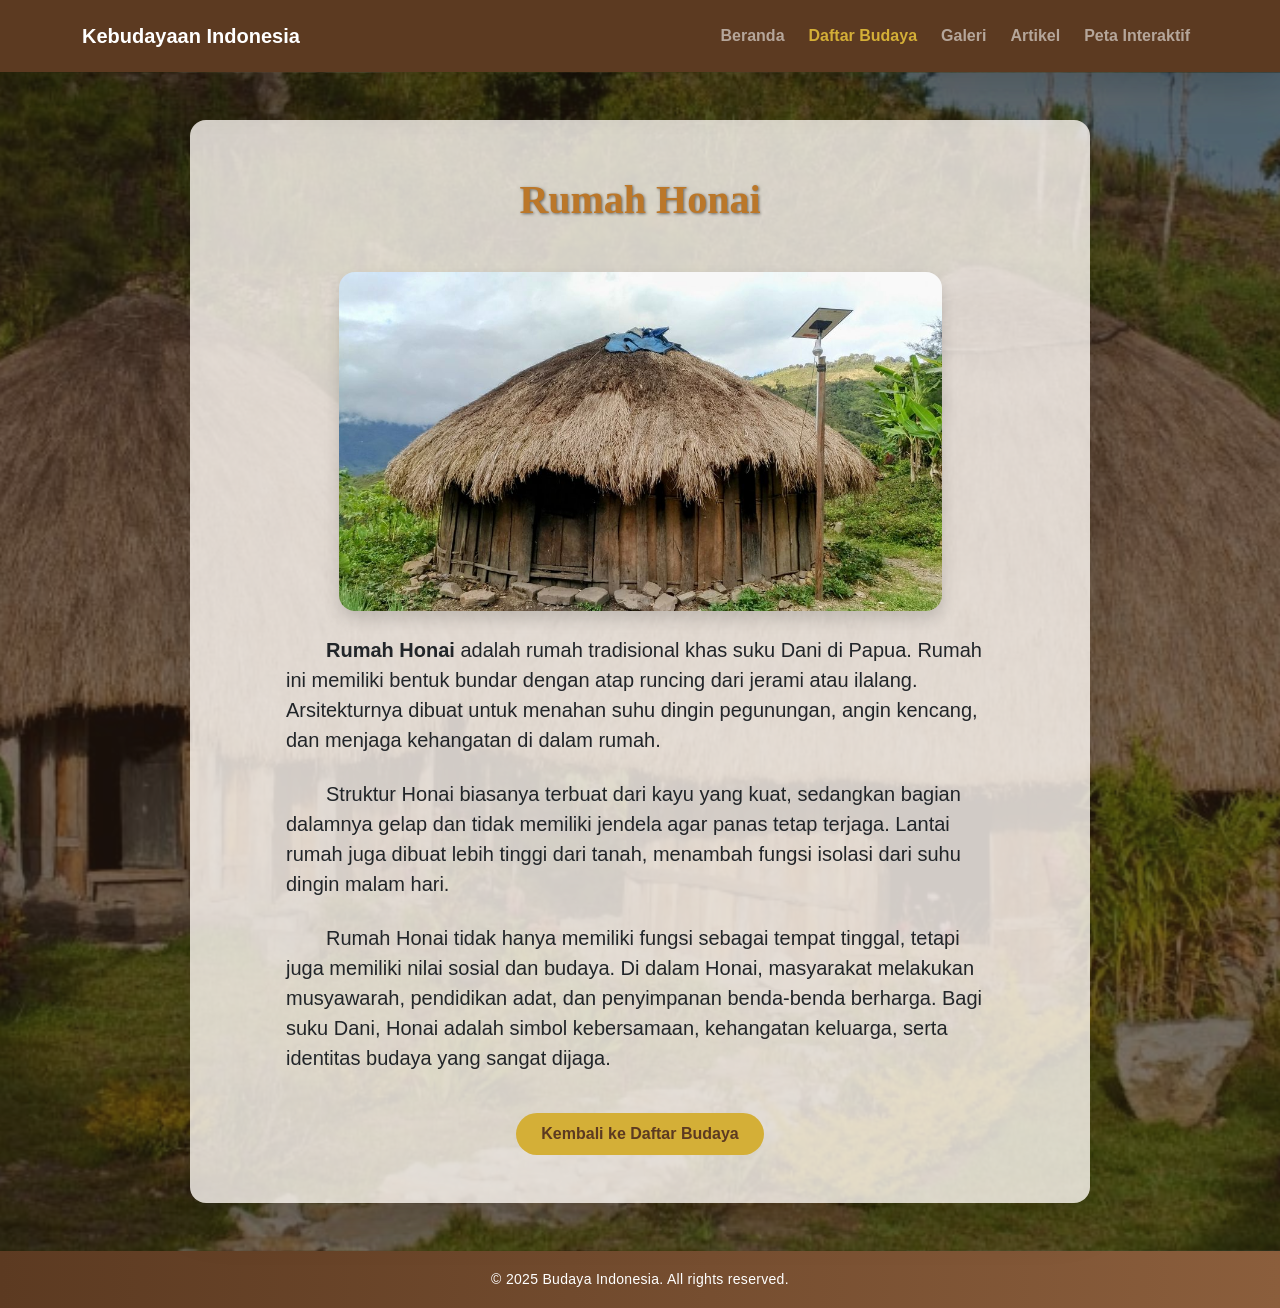
<file: detailhonai.html>
<!-- Nama: Anak Agung Ngurah Krisna Artha Wibawa
Kelas: BB244
NIM: 240040075 -->

<!DOCTYPE html>
<html lang="id">
  <head>
    <meta charset="UTF-8" />
    <meta name="viewport" content="width=device-width, initial-scale=1.0" />
    <title>Rumah Honai</title>
    <link href="https://cdn.jsdelivr.net/npm/bootstrap@5.3.3/dist/css/bootstrap.min.css" rel="stylesheet" />
    <link rel="stylesheet" href="css/style.css" />
  </head>
  <body>
    <nav class="navbar navbar-expand-lg navbar-dark bg-brown shadow-lg p-3">
      <div class="container">
        <a class="navbar-brand fw-bold" href="index.html">Kebudayaan Indonesia</a>
        <button class="navbar-toggler" type="button" data-bs-toggle="collapse" data-bs-target="#navbarNav">
          <span class="navbar-toggler-icon"></span>
        </button>
        <div class="collapse navbar-collapse" id="navbarNav">
          <ul class="navbar-nav ms-auto">
            <li class="nav-item"><a class="nav-link me-2" href="index.html">Beranda</a></li>
            <li class="nav-item"><a class="nav-link active me-2" href="daftar.html">Daftar Budaya</a></li>
            <li class="nav-item"><a class="nav-link me-2" href="galeri.html">Galeri</a></li>
            <li class="nav-item"><a class="nav-link me-2" href="artikel.html">Artikel</a></li>
            <li class="nav-item"><a class="nav-link" href="peta.html">Peta Interaktif</a></li>
          </ul>
        </div>
      </div>
    </nav>
    <section class="py-5 detail-section detail-section-honai">
      <div class="overlay"></div>
      <div class="container position-relative text-light">
        <div class="bg-detail rounded-4 p-5 shadow-lg text-dark mx-auto text-start" style="max-width: 900px">
          <h2 class="fw-bold mb-5 mt-2 text-center fs-1 judul">Rumah Honai</h2>
          <img src="img/honaiindex.jpeg" class="detail-img img-fluid rounded-4 shadow mb-4 d-block mx-auto w-75" alt="Rumah honai" />
          <p class="fs-5 px-md-5 mb-4 indent">
            <strong>Rumah Honai</strong> adalah rumah tradisional khas suku Dani di Papua. Rumah ini memiliki bentuk bundar dengan atap runcing dari jerami atau ilalang. Arsitekturnya dibuat untuk menahan suhu dingin pegunungan, angin
            kencang, dan menjaga kehangatan di dalam rumah.
          </p>

          <p class="fs-5 px-md-5 mb-4 indent">
            Struktur Honai biasanya terbuat dari kayu yang kuat, sedangkan bagian dalamnya gelap dan tidak memiliki jendela agar panas tetap terjaga. Lantai rumah juga dibuat lebih tinggi dari tanah, menambah fungsi isolasi dari suhu dingin
            malam hari.
          </p>
          <p class="fs-5 px-md-5 mb-4 indent">
            Rumah Honai tidak hanya memiliki fungsi sebagai tempat tinggal, tetapi juga memiliki nilai sosial dan budaya. Di dalam Honai, masyarakat melakukan musyawarah, pendidikan adat, dan penyimpanan benda-benda berharga. Bagi suku
            Dani, Honai adalah simbol kebersamaan, kehangatan keluarga, serta identitas budaya yang sangat dijaga.
          </p>
          <div class="text-center">
            <a href="daftar.html" class="btn btn-gold mt-3 px-4 py-2">Kembali ke Daftar Budaya</a>
          </div>
        </div>
      </div>
    </section>
    <script src="https://cdn.jsdelivr.net/npm/bootstrap@5.3.3/dist/js/bootstrap.bundle.min.js"></script>
    <footer class="footer">
      <p>© 2025 Budaya Indonesia. All rights reserved.</p>
    </footer>
  </body>
</html>
</file>
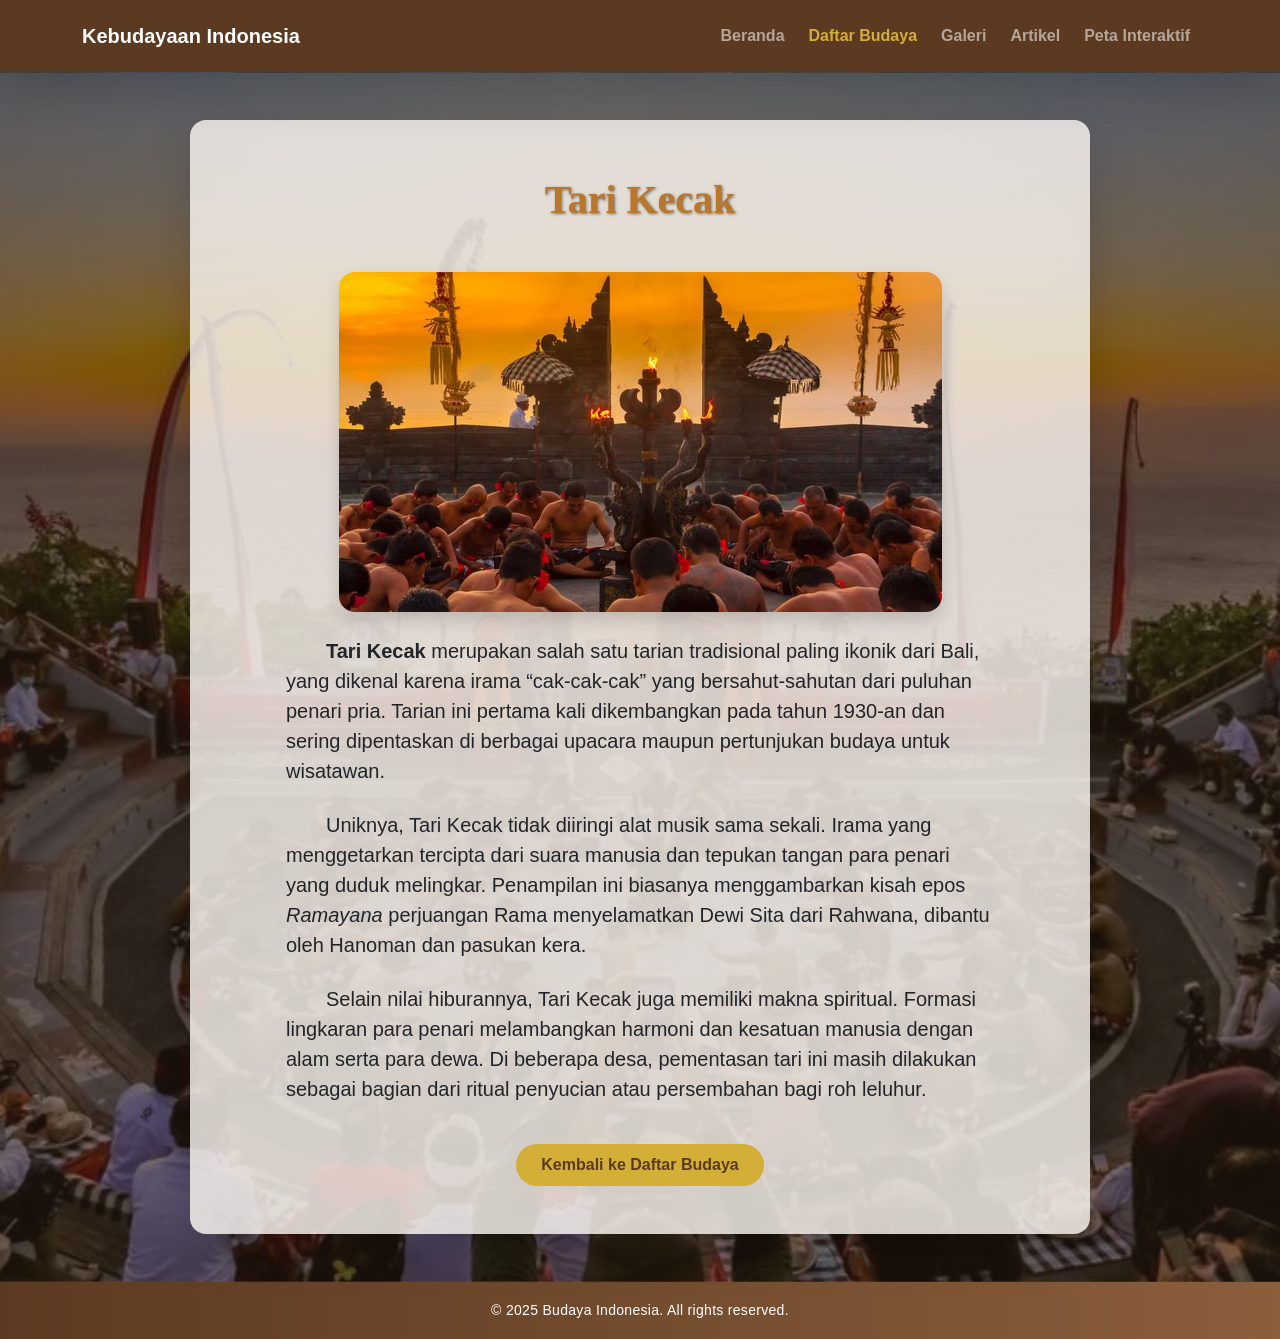
<file: detailkecak.html>
<!-- Nama: Anak Agung Ngurah Krisna Artha Wibawa
Kelas: BB244
NIM: 240040075 -->

<!DOCTYPE html>
<html lang="id">
  <head>
    <meta charset="UTF-8" />
    <meta name="viewport" content="width=device-width, initial-scale=1.0" />
    <title>Tari Kecak</title>
    <link href="https://cdn.jsdelivr.net/npm/bootstrap@5.3.3/dist/css/bootstrap.min.css" rel="stylesheet" />
    <link rel="stylesheet" href="css/style.css" />
  </head>
  <body>
    <nav class="navbar navbar-expand-lg navbar-dark bg-brown shadow-lg p-3">
      <div class="container">
        <a class="navbar-brand fw-bold" href="index.html">Kebudayaan Indonesia</a>
        <button class="navbar-toggler" type="button" data-bs-toggle="collapse" data-bs-target="#navbarNav">
          <span class="navbar-toggler-icon"></span>
        </button>
        <div class="collapse navbar-collapse" id="navbarNav">
          <ul class="navbar-nav ms-auto">
            <li class="nav-item"><a class="nav-link me-2" href="index.html">Beranda</a></li>
            <li class="nav-item"><a class="nav-link active me-2" href="daftar.html">Daftar Budaya</a></li>
            <li class="nav-item"><a class="nav-link me-2" href="galeri.html">Galeri</a></li>
            <li class="nav-item"><a class="nav-link me-2" href="artikel.html">Artikel</a></li>
            <li class="nav-item"><a class="nav-link" href="peta.html">Peta Interaktif</a></li>
          </ul>
        </div>
      </div>
    </nav>
    <section class="py-5 detail-section detail-section-kecak">
      <div class="overlay"></div>
      <div class="container position-relative text-light">
        <div class="bg-detail rounded-4 p-5 shadow-lg text-dark mx-auto text-start" style="max-width: 900px">
          <h2 class="fw-bold mb-5 mt-2 text-center fs-1 judul">Tari Kecak</h2>
          <img src="img/tari-kecak.jpeg" class="detail-img img-fluid rounded-4 shadow mb-4 d-block mx-auto w-75" alt="Tari Kecak" />
          <p class="fs-5 px-md-5 mb-4 indent">
            <strong>Tari Kecak</strong> merupakan salah satu tarian tradisional paling ikonik dari Bali, yang dikenal karena irama “cak-cak-cak” yang bersahut-sahutan dari puluhan penari pria. Tarian ini pertama kali dikembangkan pada tahun
            1930-an dan sering dipentaskan di berbagai upacara maupun pertunjukan budaya untuk wisatawan.
          </p>
          <p class="fs-5 px-md-5 mb-4 indent">
            Uniknya, Tari Kecak tidak diiringi alat musik sama sekali. Irama yang menggetarkan tercipta dari suara manusia dan tepukan tangan para penari yang duduk melingkar. Penampilan ini biasanya menggambarkan kisah epos
            <em>Ramayana</em> perjuangan Rama menyelamatkan Dewi Sita dari Rahwana, dibantu oleh Hanoman dan pasukan kera.
          </p>
          <p class="fs-5 px-md-5 mb-4 indent">
            Selain nilai hiburannya, Tari Kecak juga memiliki makna spiritual. Formasi lingkaran para penari melambangkan harmoni dan kesatuan manusia dengan alam serta para dewa. Di beberapa desa, pementasan tari ini masih dilakukan
            sebagai bagian dari ritual penyucian atau persembahan bagi roh leluhur.
          </p>
          <div class="text-center">
            <a href="daftar.html" class="btn btn-gold mt-3 px-4 py-2">Kembali ke Daftar Budaya</a>
          </div>
        </div>
      </div>
    </section>
    <script src="https://cdn.jsdelivr.net/npm/bootstrap@5.3.3/dist/js/bootstrap.bundle.min.js"></script>
    <footer class="footer">
      <p>© 2025 Budaya Indonesia. All rights reserved.</p>
    </footer>
  </body>
</html>
</file>
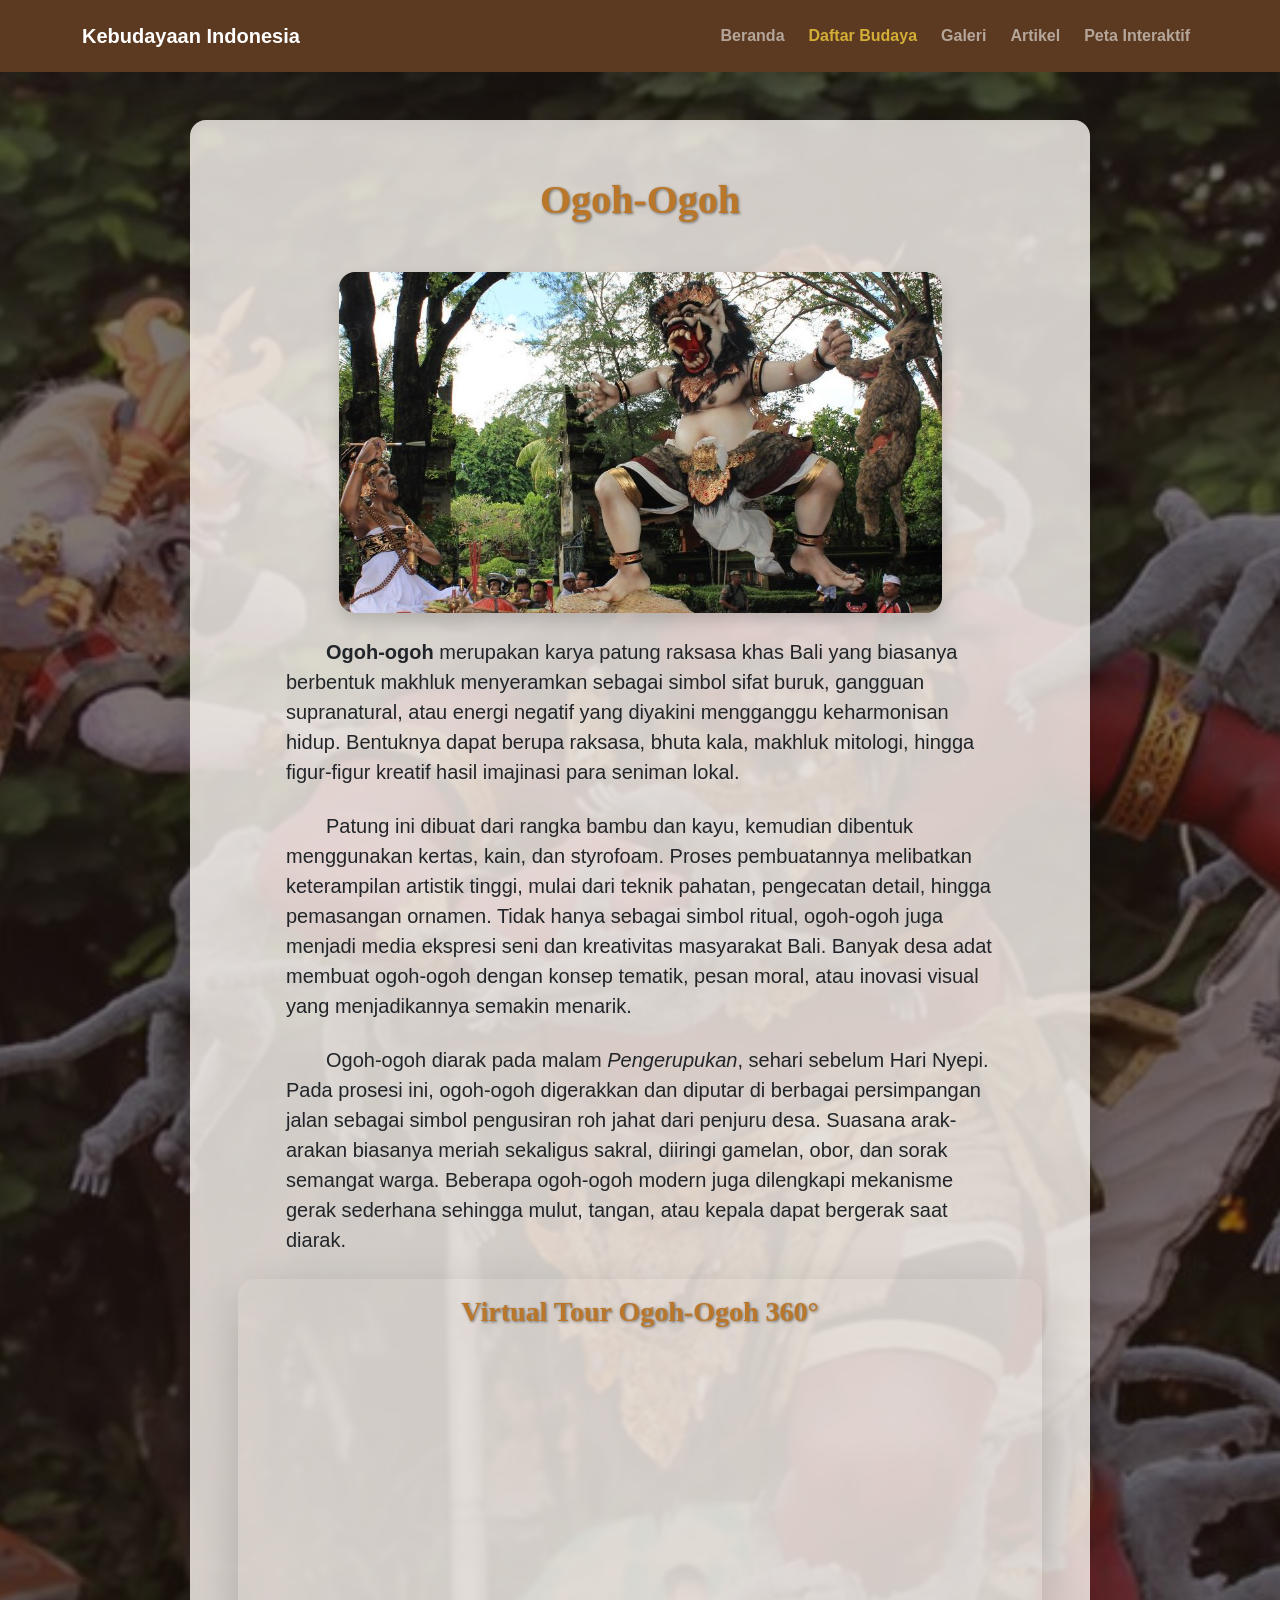
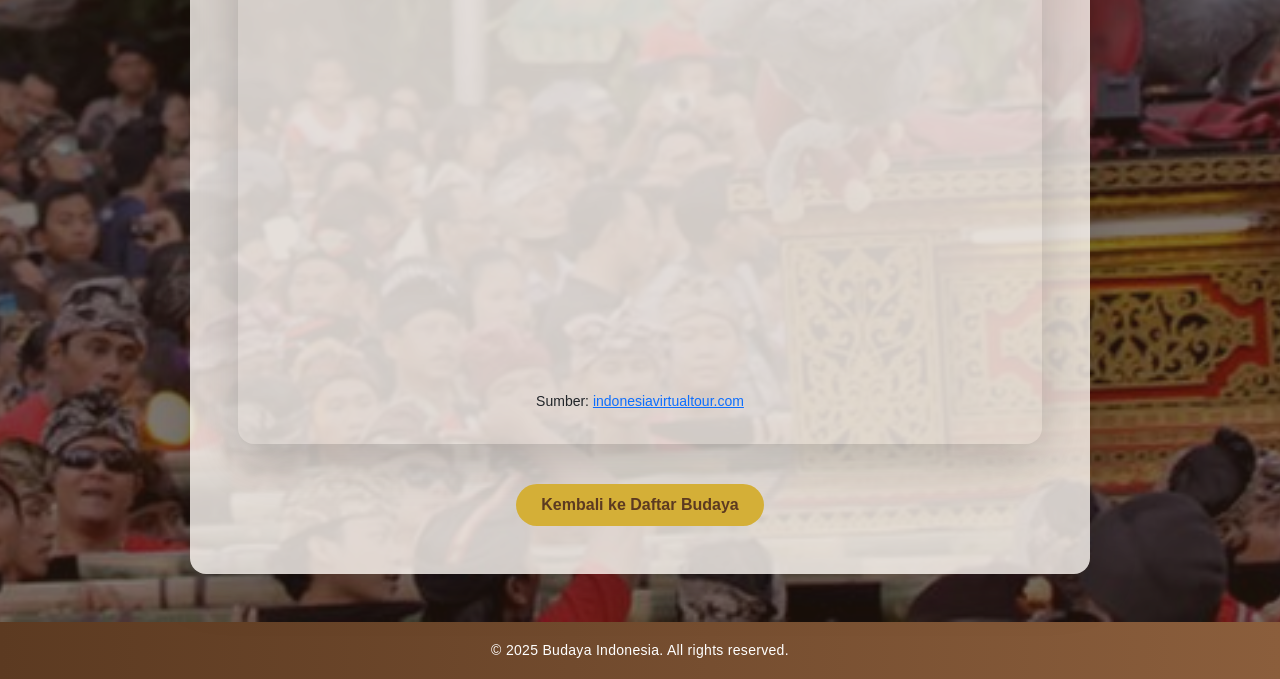
<file: detailogoh.html>
<!-- Nama: Anak Agung Ngurah Krisna Artha Wibawa
Kelas: BB244
NIM: 240040075 -->

<!DOCTYPE html>
<html lang="id">
  <head>
    <meta charset="UTF-8" />
    <meta name="viewport" content="width=device-width, initial-scale=1.0" />
    <title>Ogoh-Ogoh</title>
    <link href="https://cdn.jsdelivr.net/npm/bootstrap@5.3.3/dist/css/bootstrap.min.css" rel="stylesheet" />
    <link rel="stylesheet" href="css/style.css" />
  </head>
  <body>
    <nav class="navbar navbar-expand-lg navbar-dark bg-brown shadow-lg p-3">
      <div class="container">
        <a class="navbar-brand fw-bold" href="index.html">Kebudayaan Indonesia</a>
        <button class="navbar-toggler" type="button" data-bs-toggle="collapse" data-bs-target="#navbarNav">
          <span class="navbar-toggler-icon"></span>
        </button>
        <div class="collapse navbar-collapse" id="navbarNav">
          <ul class="navbar-nav ms-auto">
            <li class="nav-item"><a class="nav-link me-2" href="index.html">Beranda</a></li>
            <li class="nav-item"><a class="nav-link active me-2" href="daftar.html">Daftar Budaya</a></li>
            <li class="nav-item"><a class="nav-link me-2" href="galeri.html">Galeri</a></li>
            <li class="nav-item"><a class="nav-link me-2" href="artikel.html">Artikel</a></li>
            <li class="nav-item"><a class="nav-link" href="peta.html">Peta Interaktif</a></li>
          </ul>
        </div>
      </div>
    </nav>
    <section class="py-5 detail-section detail-section-ogoh">
      <div class="overlay"></div>
      <div class="container position-relative text-light">
        <div class="bg-detail rounded-4 p-5 shadow-lg text-dark mx-auto text-start" style="max-width: 900px">
          <h2 class="fw-bold mb-5 mt-2 text-center fs-1 judul">Ogoh-Ogoh</h2>
          <img src="img/ogohindex.png" class="detail-img img-fluid rounded-4 shadow mb-4 d-block mx-auto w-75" alt="Ogoh-Ogoh" />
          <p class="fs-5 px-md-5 mb-4 indent">
            <strong>Ogoh-ogoh</strong> merupakan karya patung raksasa khas Bali yang biasanya berbentuk makhluk menyeramkan sebagai simbol sifat buruk, gangguan supranatural, atau energi negatif yang diyakini mengganggu keharmonisan hidup.
            Bentuknya dapat berupa raksasa, bhuta kala, makhluk mitologi, hingga figur-figur kreatif hasil imajinasi para seniman lokal.
          </p>
          <p class="fs-5 px-md-5 mb-4 indent">
            Patung ini dibuat dari rangka bambu dan kayu, kemudian dibentuk menggunakan kertas, kain, dan styrofoam. Proses pembuatannya melibatkan keterampilan artistik tinggi, mulai dari teknik pahatan, pengecatan detail, hingga
            pemasangan ornamen. Tidak hanya sebagai simbol ritual, ogoh-ogoh juga menjadi media ekspresi seni dan kreativitas masyarakat Bali. Banyak desa adat membuat ogoh-ogoh dengan konsep tematik, pesan moral, atau inovasi visual yang
            menjadikannya semakin menarik.
          </p>
          <p class="fs-5 px-md-5 mb-4 indent">
            Ogoh-ogoh diarak pada malam <em>Pengerupukan</em>, sehari sebelum Hari Nyepi. Pada prosesi ini, ogoh-ogoh digerakkan dan diputar di berbagai persimpangan jalan sebagai simbol pengusiran roh jahat dari penjuru desa. Suasana
            arak-arakan biasanya meriah sekaligus sakral, diiringi gamelan, obor, dan sorak semangat warga. Beberapa ogoh-ogoh modern juga dilengkapi mekanisme gerak sederhana sehingga mulut, tangan, atau kepala dapat bergerak saat diarak.
          </p>
          <div class="p-3 rounded-4 shadow-lg mb-4">
            <h3 class="fw-bold text-center judul mb-3">Virtual Tour Ogoh-Ogoh 360°</h3>
            <div style="width: 100%; height: 70vh; border-radius: 15px; overflow: hidden">
              <iframe src="https://indonesiavirtualtour.com/hangout/pawai-ogoh-ogoh" style="width: 100%; height: 100%; border: 0" allowfullscreen loading="lazy"> </iframe>
            </div>
            <p class="text-center mt-3" style="font-size: 14px">Sumber: <a href="https://indonesiavirtualtour.com" target="https://indonesiavirtualtour.com/hangout/pawai-ogoh-ogoh">indonesiavirtualtour.com</a></p>
          </div>
          <div class="text-center">
            <a href="daftar.html" class="btn btn-gold mt-3 px-4 py-2">Kembali ke Daftar Budaya</a>
          </div>
        </div>
      </div>
    </section>
    <script src="https://cdn.jsdelivr.net/npm/bootstrap@5.3.3/dist/js/bootstrap.bundle.min.js"></script>
    <footer class="footer">
      <p>© 2025 Budaya Indonesia. All rights reserved.</p>
    </footer>
  </body>
</html>
</file>
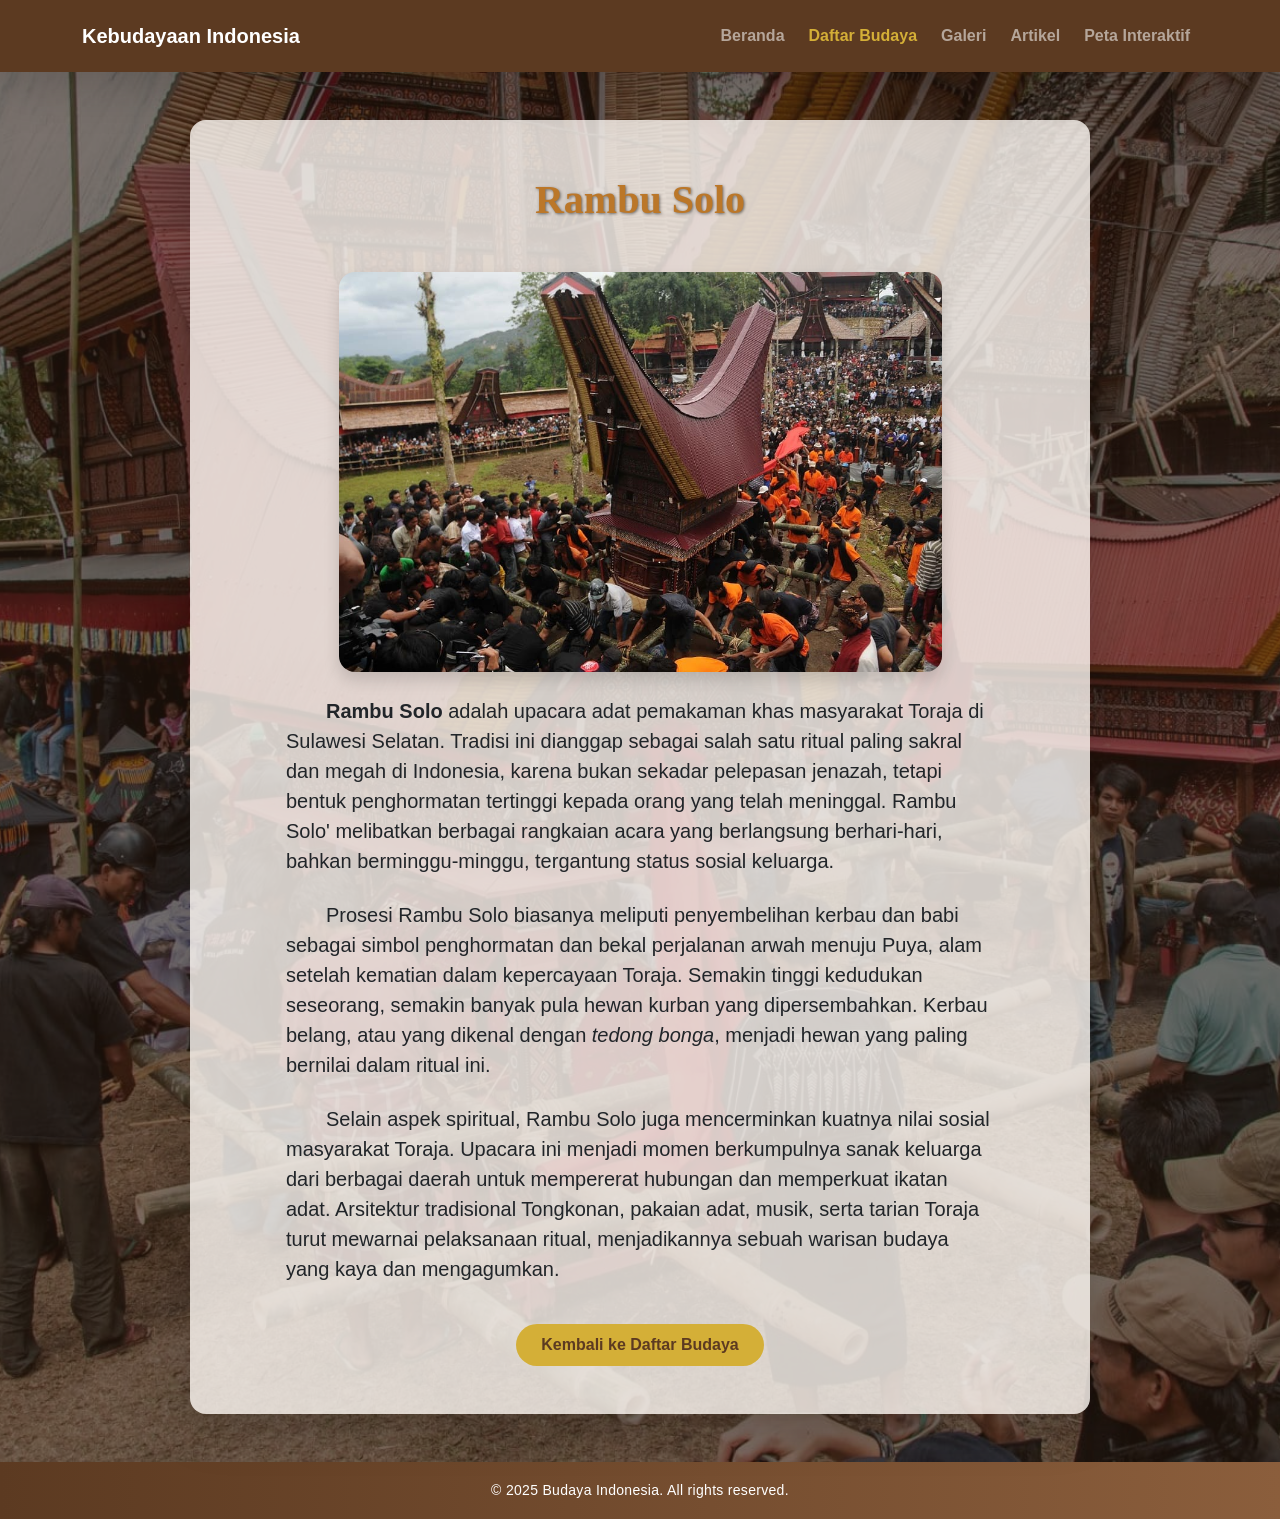
<file: detailrambu.html>
<!-- Nama: Anak Agung Ngurah Krisna Artha Wibawa
Kelas: BB244
NIM: 240040075 -->

<!DOCTYPE html>
<html lang="id">
  <head>
    <meta charset="UTF-8" />
    <meta name="viewport" content="width=device-width, initial-scale=1.0" />
    <title>Rambu Solo</title>
    <link href="https://cdn.jsdelivr.net/npm/bootstrap@5.3.3/dist/css/bootstrap.min.css" rel="stylesheet" />
    <link rel="stylesheet" href="css/style.css" />
  </head>
  <body>
    <nav class="navbar navbar-expand-lg navbar-dark bg-brown shadow-lg p-3">
      <div class="container">
        <a class="navbar-brand fw-bold" href="index.html">Kebudayaan Indonesia</a>
        <button class="navbar-toggler" type="button" data-bs-toggle="collapse" data-bs-target="#navbarNav">
          <span class="navbar-toggler-icon"></span>
        </button>
        <div class="collapse navbar-collapse" id="navbarNav">
          <ul class="navbar-nav ms-auto">
            <li class="nav-item"><a class="nav-link me-2" href="index.html">Beranda</a></li>
            <li class="nav-item"><a class="nav-link active me-2" href="daftar.html">Daftar Budaya</a></li>
            <li class="nav-item"><a class="nav-link me-2" href="galeri.html">Galeri</a></li>
            <li class="nav-item"><a class="nav-link me-2" href="artikel.html">Artikel</a></li>
            <li class="nav-item"><a class="nav-link" href="peta.html">Peta Interaktif</a></li>
          </ul>
        </div>
      </div>
    </nav>
    <section class="py-5 detail-section detail-section-rambu">
      <div class="overlay"></div>
      <div class="container position-relative text-light">
        <div class="bg-detail rounded-4 p-5 shadow-lg text-dark mx-auto text-start" style="max-width: 900px">
          <h2 class="fw-bold mb-5 mt-2 text-center fs-1 judul">Rambu Solo</h2>
          <img src="img/rambusolo.jpg" class="detail-img img-fluid rounded-4 shadow mb-4 d-block mx-auto w-75" alt="Rambu solo" />
          <p class="fs-5 px-md-5 mb-4 indent">
            <strong>Rambu Solo</strong> adalah upacara adat pemakaman khas masyarakat Toraja di Sulawesi Selatan. Tradisi ini dianggap sebagai salah satu ritual paling sakral dan megah di Indonesia, karena bukan sekadar pelepasan jenazah,
            tetapi bentuk penghormatan tertinggi kepada orang yang telah meninggal. Rambu Solo' melibatkan berbagai rangkaian acara yang berlangsung berhari-hari, bahkan berminggu-minggu, tergantung status sosial keluarga.
          </p>
          <p class="fs-5 px-md-5 mb-4 indent">
            Prosesi Rambu Solo biasanya meliputi penyembelihan kerbau dan babi sebagai simbol penghormatan dan bekal perjalanan arwah menuju Puya, alam setelah kematian dalam kepercayaan Toraja. Semakin tinggi kedudukan seseorang, semakin
            banyak pula hewan kurban yang dipersembahkan. Kerbau belang, atau yang dikenal dengan <em>tedong bonga</em>, menjadi hewan yang paling bernilai dalam ritual ini.
          </p>
          <p class="fs-5 px-md-5 mb-4 indent">
            Selain aspek spiritual, Rambu Solo juga mencerminkan kuatnya nilai sosial masyarakat Toraja. Upacara ini menjadi momen berkumpulnya sanak keluarga dari berbagai daerah untuk mempererat hubungan dan memperkuat ikatan adat.
            Arsitektur tradisional Tongkonan, pakaian adat, musik, serta tarian Toraja turut mewarnai pelaksanaan ritual, menjadikannya sebuah warisan budaya yang kaya dan mengagumkan.
          </p>
          <div class="text-center">
            <a href="daftar.html" class="btn btn-gold mt-3 px-4 py-2">Kembali ke Daftar Budaya</a>
          </div>
        </div>
      </div>
    </section>
    <script src="https://cdn.jsdelivr.net/npm/bootstrap@5.3.3/dist/js/bootstrap.bundle.min.js"></script>
    <footer class="footer">
      <p>© 2025 Budaya Indonesia. All rights reserved.</p>
    </footer>
  </body>
</html>
</file>
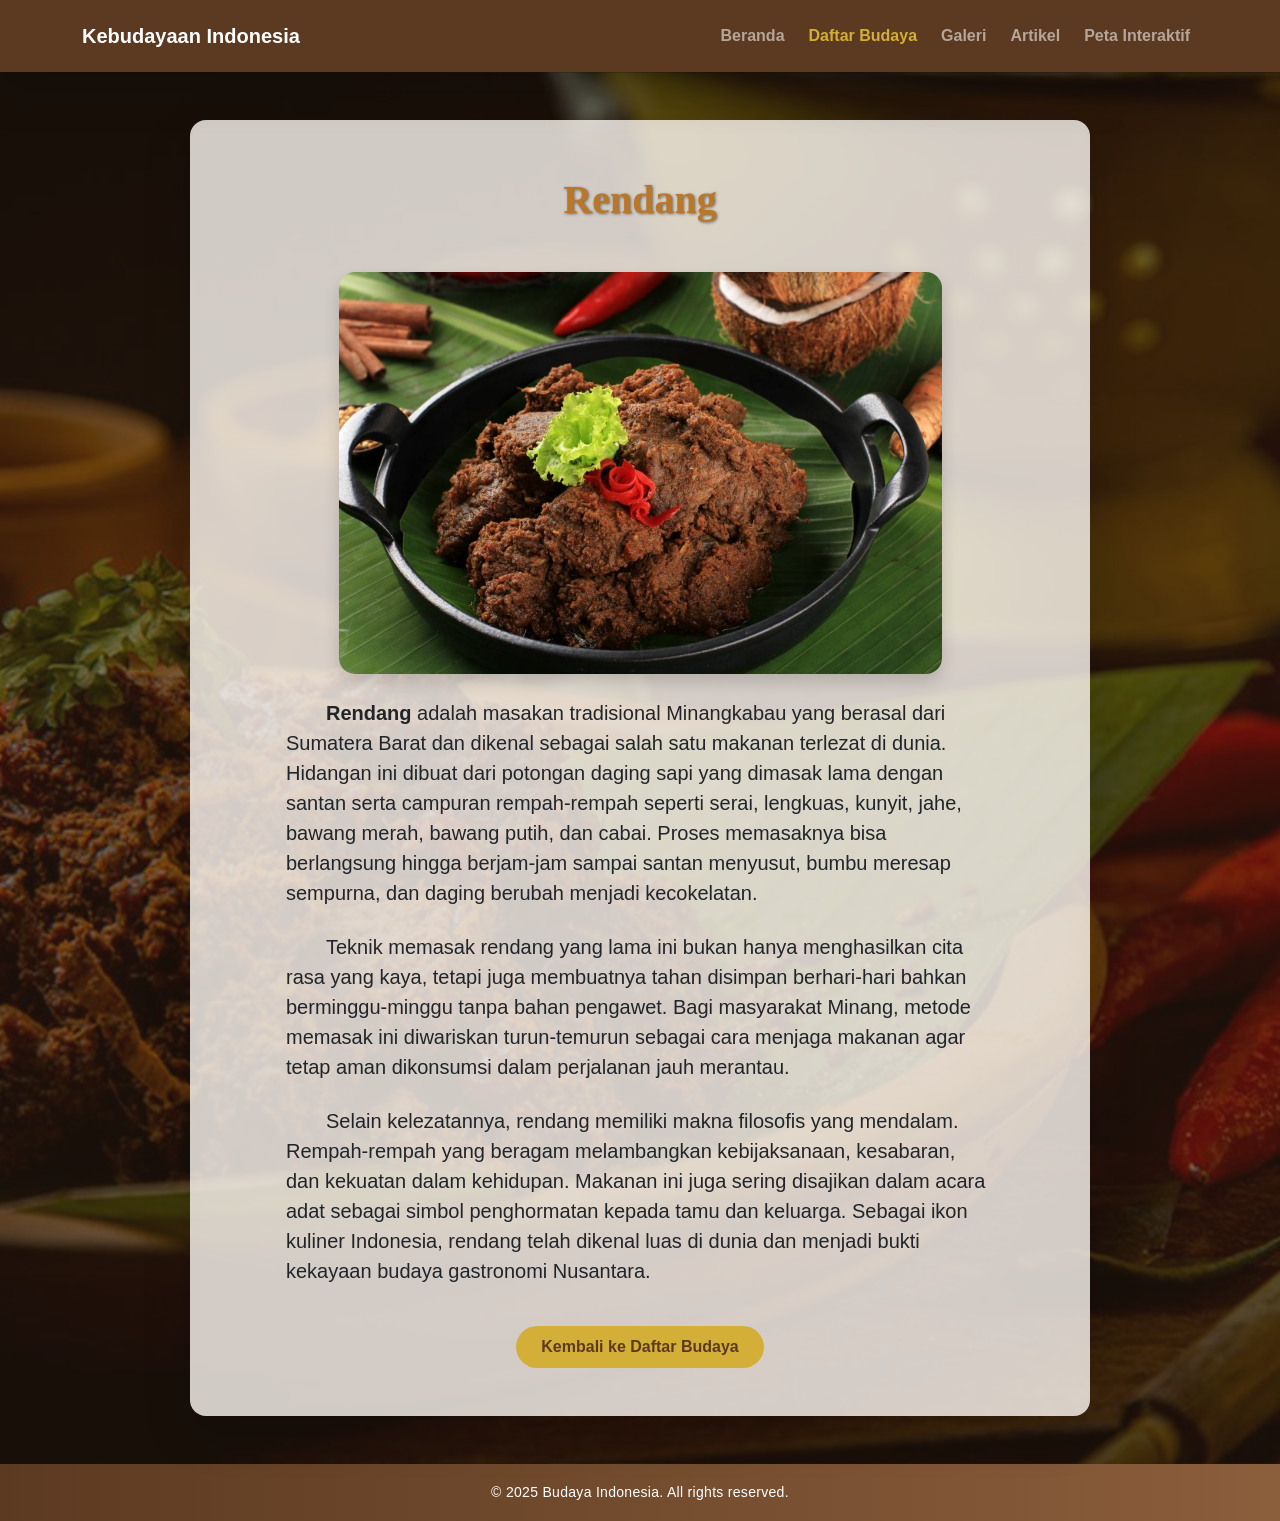
<file: detailrendang.html>
<!-- Nama: Anak Agung Ngurah Krisna Artha Wibawa
Kelas: BB244
NIM: 240040075 -->

<!DOCTYPE html>
<html lang="id">
  <head>
    <meta charset="UTF-8" />
    <meta name="viewport" content="width=device-width, initial-scale=1.0" />
    <title>Rendang</title>
    <link href="https://cdn.jsdelivr.net/npm/bootstrap@5.3.3/dist/css/bootstrap.min.css" rel="stylesheet" />
    <link rel="stylesheet" href="css/style.css" />
  </head>
  <body>
    <nav class="navbar navbar-expand-lg navbar-dark bg-brown shadow-lg p-3">
      <div class="container">
        <a class="navbar-brand fw-bold" href="index.html">Kebudayaan Indonesia</a>
        <button class="navbar-toggler" type="button" data-bs-toggle="collapse" data-bs-target="#navbarNav">
          <span class="navbar-toggler-icon"></span>
        </button>
        <div class="collapse navbar-collapse" id="navbarNav">
          <ul class="navbar-nav ms-auto">
            <li class="nav-item"><a class="nav-link me-2" href="index.html">Beranda</a></li>
            <li class="nav-item"><a class="nav-link active me-2" href="daftar.html">Daftar Budaya</a></li>
            <li class="nav-item"><a class="nav-link me-2" href="galeri.html">Galeri</a></li>
            <li class="nav-item"><a class="nav-link me-2" href="artikel.html">Artikel</a></li>
            <li class="nav-item"><a class="nav-link" href="peta.html">Peta Interaktif</a></li>
          </ul>
        </div>
      </div>
    </nav>
    <section class="py-5 detail-section detail-section-rendang">
      <div class="overlay"></div>
      <div class="container position-relative text-light">
        <div class="bg-detail rounded-4 p-5 shadow-lg text-dark mx-auto text-start" style="max-width: 900px">
          <h2 class="fw-bold mb-5 mt-2 text-center fs-1 judul">Rendang</h2>
          <img src="img/rendangdaftar1.jpg" class="detail-img img-fluid rounded-4 shadow mb-4 d-block mx-auto w-75" alt="Rendang" />
          <p class="fs-5 px-md-5 mb-4 indent">
            <strong>Rendang</strong> adalah masakan tradisional Minangkabau yang berasal dari Sumatera Barat dan dikenal sebagai salah satu makanan terlezat di dunia. Hidangan ini dibuat dari potongan daging sapi yang dimasak lama dengan
            santan serta campuran rempah-rempah seperti serai, lengkuas, kunyit, jahe, bawang merah, bawang putih, dan cabai. Proses memasaknya bisa berlangsung hingga berjam-jam sampai santan menyusut, bumbu meresap sempurna, dan daging
            berubah menjadi kecokelatan.
          </p>
          <p class="fs-5 px-md-5 mb-4 indent">
            Teknik memasak rendang yang lama ini bukan hanya menghasilkan cita rasa yang kaya, tetapi juga membuatnya tahan disimpan berhari-hari bahkan berminggu-minggu tanpa bahan pengawet. Bagi masyarakat Minang, metode memasak ini
            diwariskan turun-temurun sebagai cara menjaga makanan agar tetap aman dikonsumsi dalam perjalanan jauh merantau.
          </p>
          <p class="fs-5 px-md-5 mb-4 indent">
            Selain kelezatannya, rendang memiliki makna filosofis yang mendalam. Rempah-rempah yang beragam melambangkan kebijaksanaan, kesabaran, dan kekuatan dalam kehidupan. Makanan ini juga sering disajikan dalam acara adat sebagai
            simbol penghormatan kepada tamu dan keluarga. Sebagai ikon kuliner Indonesia, rendang telah dikenal luas di dunia dan menjadi bukti kekayaan budaya gastronomi Nusantara.
          </p>
          <div class="text-center">
            <a href="daftar.html" class="btn btn-gold mt-3 px-4 py-2">Kembali ke Daftar Budaya</a>
          </div>
        </div>
      </div>
    </section>
    <script src="https://cdn.jsdelivr.net/npm/bootstrap@5.3.3/dist/js/bootstrap.bundle.min.js"></script>
    <footer class="footer">
      <p>© 2025 Budaya Indonesia. All rights reserved.</p>
    </footer>
  </body>
</html>
</file>
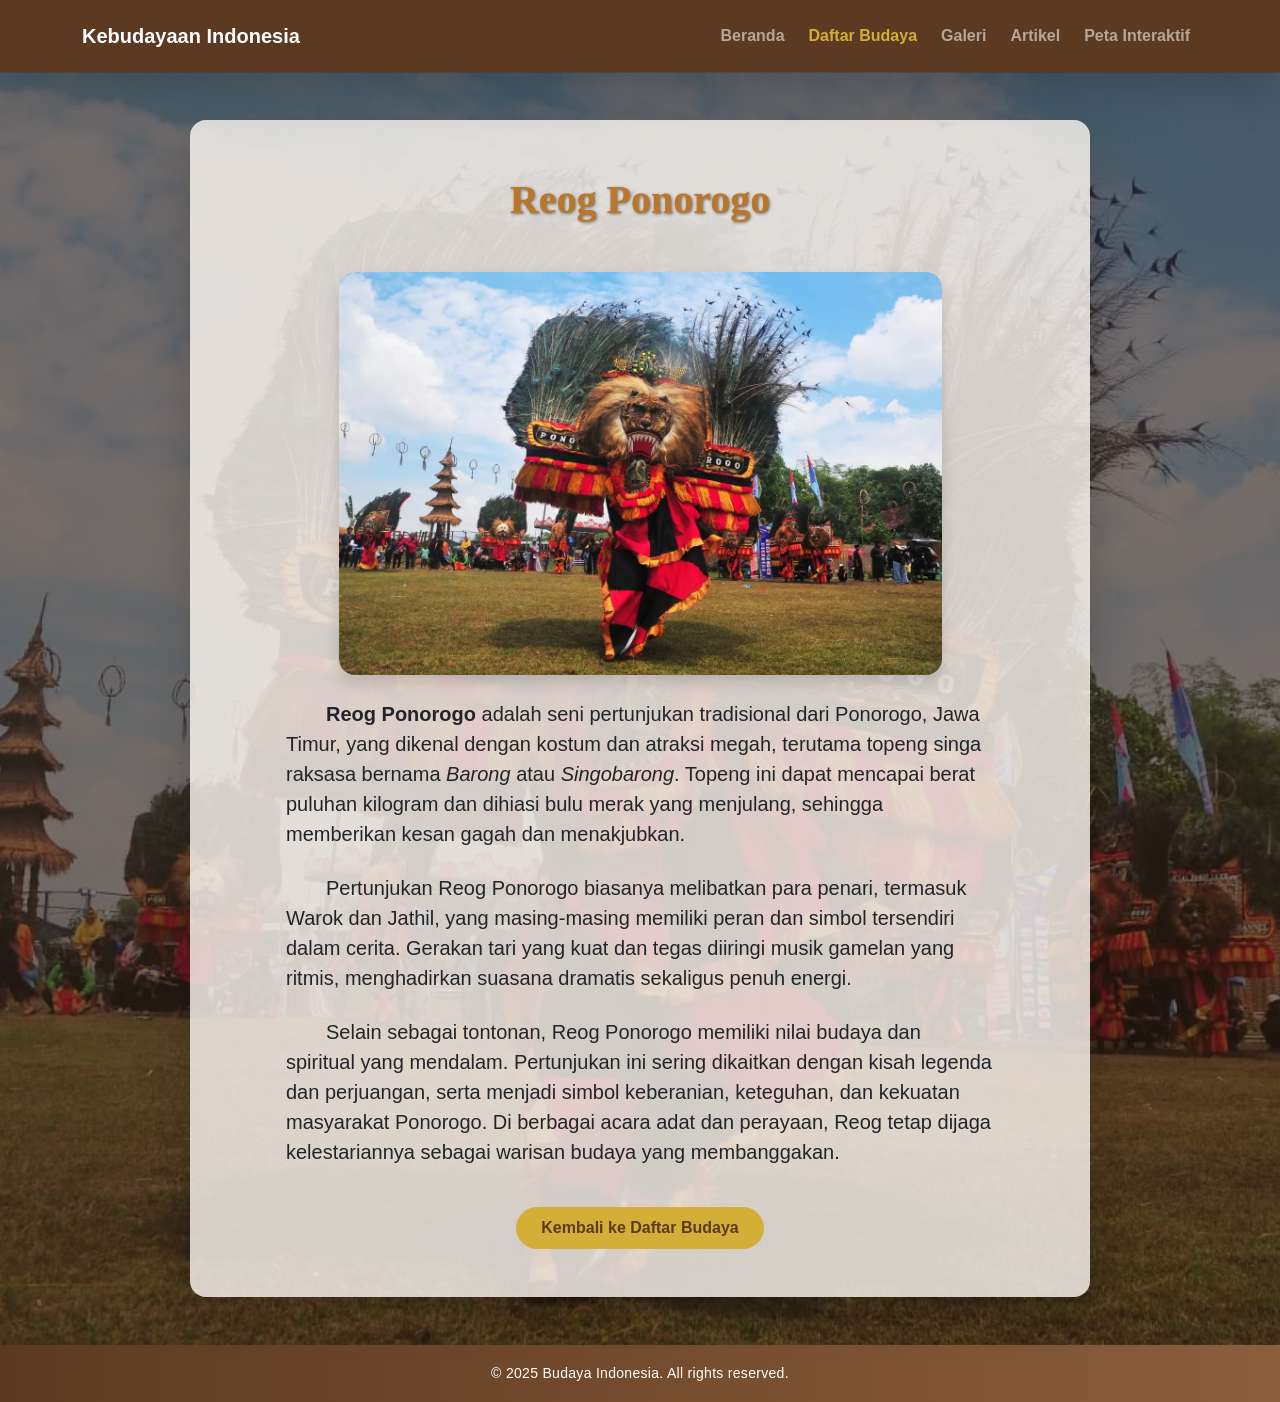
<file: detailreog.html>
<!-- Nama: Anak Agung Ngurah Krisna Artha Wibawa
Kelas: BB244
NIM: 240040075 -->

<!DOCTYPE html>
<html lang="id">
  <head>
    <meta charset="UTF-8" />
    <meta name="viewport" content="width=device-width, initial-scale=1.0" />
    <title>Reog Ponorogo</title>
    <link href="https://cdn.jsdelivr.net/npm/bootstrap@5.3.3/dist/css/bootstrap.min.css" rel="stylesheet" />
    <link rel="stylesheet" href="css/style.css" />
  </head>
  <body>
    <nav class="navbar navbar-expand-lg navbar-dark bg-brown shadow-lg p-3">
      <div class="container">
        <a class="navbar-brand fw-bold" href="index.html">Kebudayaan Indonesia</a>
        <button class="navbar-toggler" type="button" data-bs-toggle="collapse" data-bs-target="#navbarNav">
          <span class="navbar-toggler-icon"></span>
        </button>
        <div class="collapse navbar-collapse" id="navbarNav">
          <ul class="navbar-nav ms-auto">
            <li class="nav-item"><a class="nav-link me-2" href="index.html">Beranda</a></li>
            <li class="nav-item"><a class="nav-link active me-2" href="daftar.html">Daftar Budaya</a></li>
            <li class="nav-item"><a class="nav-link me-2" href="galeri.html">Galeri</a></li>
            <li class="nav-item"><a class="nav-link me-2" href="artikel.html">Artikel</a></li>
            <li class="nav-item"><a class="nav-link" href="peta.html">Peta Interaktif</a></li>
          </ul>
        </div>
      </div>
    </nav>
    <section class="py-5 detail-section detail-section-reog">
      <div class="overlay"></div>
      <div class="container position-relative text-light">
        <div class="bg-detail rounded-4 p-5 shadow-lg text-dark mx-auto text-start" style="max-width: 900px">
          <h2 class="fw-bold mb-5 mt-2 text-center fs-1 judul">Reog Ponorogo</h2>
          <img src="img/reogdaftar.webp" class="detail-img img-fluid rounded-4 shadow mb-4 d-block mx-auto w-75" alt="Reog ponorogo" />
          <p class="fs-5 px-md-5 mb-4 indent">
            <strong>Reog Ponorogo</strong> adalah seni pertunjukan tradisional dari Ponorogo, Jawa Timur, yang dikenal dengan kostum dan atraksi megah, terutama topeng singa raksasa bernama <em>Barong</em> atau <em>Singobarong</em>. Topeng
            ini dapat mencapai berat puluhan kilogram dan dihiasi bulu merak yang menjulang, sehingga memberikan kesan gagah dan menakjubkan.
          </p>
          <p class="fs-5 px-md-5 mb-4 indent">
            Pertunjukan Reog Ponorogo biasanya melibatkan para penari, termasuk Warok dan Jathil, yang masing-masing memiliki peran dan simbol tersendiri dalam cerita. Gerakan tari yang kuat dan tegas diiringi musik gamelan yang ritmis,
            menghadirkan suasana dramatis sekaligus penuh energi.
          </p>
          <p class="fs-5 px-md-5 mb-4 indent">
            Selain sebagai tontonan, Reog Ponorogo memiliki nilai budaya dan spiritual yang mendalam. Pertunjukan ini sering dikaitkan dengan kisah legenda dan perjuangan, serta menjadi simbol keberanian, keteguhan, dan kekuatan masyarakat
            Ponorogo. Di berbagai acara adat dan perayaan, Reog tetap dijaga kelestariannya sebagai warisan budaya yang membanggakan.
          </p>
          <div class="text-center">
            <a href="daftar.html" class="btn btn-gold mt-3 px-4 py-2">Kembali ke Daftar Budaya</a>
          </div>
        </div>
      </div>
    </section>
    <script src="https://cdn.jsdelivr.net/npm/bootstrap@5.3.3/dist/js/bootstrap.bundle.min.js"></script>
    <footer class="footer">
      <p>© 2025 Budaya Indonesia. All rights reserved.</p>
    </footer>
  </body>
</html>
</file>
<file: css/style.css>
/* Nama: Anak Agung Ngurah Krisna Artha Wibawa
Kelas: BB244
NIM: 240040075 */

html {
  overflow-y: scroll;
}

html,
body {
  margin: 0;
  padding: 0;
  min-height: 100vh;
  display: flex;
  flex-direction: column;
  font-family: "Roboto", sans-serif;
  background-color: #f9f5f0;
  color: #3a2f1f;
}

nav {
  background-color: #5c3a21;
  padding: 15px 20px;
  color: #fff;
  display: flex;
  align-items: center;
  justify-content: space-between;
}

h1,
h2,
h3,
h4,
h5,
h6 {
  font-family: "Playfair Display", serif;
}

.bg-brown {
  background-color: #5c3a21 !important;
}

.text-gold {
  color: #d4af37 !important;
}

.btn-gold {
  background-color: #d4af37;
  color: #5c3a21;
  border-radius: 30px;
  font-weight: bold;
  transition: all 0.3s ease;
}

.btn-gold:hover {
  background-color: #b9982e;
  color: #fff;
}

.navbar {
  font-weight: bold;
  position: sticky;
  top: 0;
  z-index: 1030;
}

.hero {
  background-image: url("../img/heroindex.avif");
  background-size: cover;
  background-position: center;
  height: 80vh;
  position: relative;
  display: flex;
  align-items: center;
  justify-content: center;
}

.hero::after {
  content: "";
  position: absolute;
  top: 0;
  left: 0;
  width: 100%;
  height: 100%;
  background-color: rgba(92, 58, 33, 0.5);
}

.hero .container {
  position: relative;
  z-index: 2;
}

.hero-small-daftar {
  height: 30vh;
  background: url("../img/tarihero.jpg") center/cover no-repeat;
  position: relative;
  color: white;
}

.hero-small-artikel {
  height: 30vh;
  background: url("../img/balihero.jpg") center/cover no-repeat;
  position: relative;
  color: white;
}

.hero-small-peta {
  height: 30vh;
  background: url("../img/indopeta.jpeg") center/cover no-repeat;
  position: relative;
  color: white;
}

#map {
  width: 100%;
  height: 500px;
  border-radius: 15px;
  box-shadow: 0 0px 15px rgba(228, 100, 8, 0.452);
}

.leaflet-popup-content-wrapper {
  text-align: center;
}

.leaflet-popup-content img {
  width: 200px;
  height: auto;
  border-radius: 10px;
  margin-bottom: 8px;
  display: block;
  margin-left: auto;
  margin-right: auto;
}

.leaflet-popup-content {
  text-align: center;
}

.leaflet-popup-content h5 {
  font-weight: bold;
  margin-bottom: 10px;
}

.leaflet-popup-content img {
  display: block;
  margin: 0 auto;
  max-width: 200px;
  height: auto;
  border-radius: 5px;
}

.leaflet-popup-content p {
  margin-top: 5px;
  text-align: center;
  font-size: 14px;
  color: #555;
}

.article-header-img {
  width: 100%;
  height: 380px;
  object-fit: cover;
  border-radius: 15px;
  box-shadow: 0 8px 20px rgba(0, 0, 0, 0.25);
}

.article-container {
  background: #fffdf9;
  padding: 40px;
  border-radius: 20px;
  box-shadow: 0 10px 25px rgba(0, 0, 0, 0.08);
}

.article-container h2,
.article-container h3 {
  color: #5c3a21;
}

.article-container p {
  line-height: 1.8;
  margin-bottom: 16px;
}

.article-container ul li {
  margin-bottom: 10px;
}

.article-source {
  font-size: 15px;
  margin-top: 12px;
  color: #6d6d6d;
}

.article-wrapper {
  max-width: 900px;
  margin: 0 auto;
  padding: 0 15px;
}

.article-meta {
  background-color: #f9f5f0;
  border: 1px solid #e0d4c0;
  border-radius: 10px;
  padding: 15px;
  margin-top: 30px;
  text-align: center;
  font-size: 0.95rem;
  color: #5c3a21;
}

.article-meta a {
  color: #5c3a21;
  text-decoration: underline;
}

.feature-card {
  border-radius: 15px;
  padding: 20px;
  background-color: #fff8f0;
  text-align: center;
  height: 100%;
  box-shadow: 0 5px 15px rgba(0, 0, 0, 0.1);
  display: flex;
  flex-direction: column;
  justify-content: space-between;
  transition: all 0.5s ease;
}

.feature-card img {
  border-radius: 10px;
  margin-bottom: 15px;
  max-height: 200px;
  object-fit: cover;
  width: 100%;
  transition: all 0.5s ease;
}

.feature-card:hover {
  transform: translateY(-29px);
  box-shadow: 0 10px 20px rgba(228, 100, 8, 0.452);
}

.feature-card h5 {
  color: #5c3a21;
  margin-bottom: 10px;
}

.card {
  border: none;
  border-radius: 15px;
  transition: all 0.4s ease;
  transform: scale(1);
  box-shadow: 5px 15px 10px rgba(92, 58, 33, 0.151);
}

.card:hover {
  transform: scale(1.05) translateY(-5px);
  box-shadow: 5px 15px 25px rgba(228, 100, 8, 0.452);
}

.card-title {
  color: #5c3a21;
}

.card-text {
  font-size: 0.95rem;
}

section {
  padding-top: 60px;
  padding-bottom: 60px;
}

.indent {
  text-indent: 2em;
}

.judul {
  color: #bb7729 !important;
  text-shadow: 1px 1px 3px rgba(0, 0, 0, 0.5);
}

.nav-link.active {
  color: #d4af37 !important;
}

.gallery-img {
  border-radius: 15px;
  transition: transform 0.3s;
}

.gallery-img:hover {
  transform: scale(1.05);
}

.detail-section-kecak {
  position: relative;
  background-image: url("../img/kecakdaftar.webp");
  background-size: cover;
  background-position: center;
  min-height: 100vh;
}

.detail-section-honai {
  position: relative;
  background-image: url("../img/honaibg.jpg");
  background-size: cover;
  background-position: center;
  min-height: 100vh;
}

.detail-section-rendang {
  position: relative;
  background-image: url("../img/detailrendang.jpg");
  background-size: cover;
  background-position: center;
  min-height: 100vh;
}

.detail-section-rambu {
  position: relative;
  background-image: url("../img/rambusolo.jpeg");
  background-size: cover;
  background-position: center;
  min-height: 100vh;
}

.detail-section-ogoh {
  position: relative;
  background-image: url("../img/detailogoh.jpg");
  background-size: cover;
  background-position: center;
  min-height: 100vh;
}

.detail-section-reog {
  position: relative;
  background-image: url("../img/reogdaftar.webp");
  background-size: cover;
  background-position: center;
  min-height: 100vh;
}

.hero-small-galeri {
  height: 30vh;
  background: url("../img/bali2hero.jpg") center/cover no-repeat;
  position: relative;
  color: white;
}

.hero-small-galeri * {
  position: relative;
  z-index: 2;
}

.main-slider {
  width: 100%;
  max-width: 900px;
  height: 480px;
  margin: 0 auto 30px;
  border-radius: 12px;
  overflow: hidden;
}

.main-slider img {
  width: 100%;
  height: 100%;
  object-fit: cover;
}

.thumbs {
  max-width: 900px;
  margin: auto;
}

.thumbs .swiper-slide {
  height: auto !important;
  padding-bottom: 12px;
  opacity: 0.5;
  transition: 0.3s;
  cursor: pointer;
}

.thumbs img {
  width: 100%;
  height: 90px !important;
  object-fit: cover;
  border-radius: 8px;
}

.bg-detail {
  background-color: rgba(255, 251, 246, 0.8) !important;
}

.detail-section .overlay {
  position: absolute;
  top: 0;
  left: 0;
  width: 100%;
  height: 100%;
  background-color: rgba(40, 25, 15, 0.6);
  z-index: 0;
}

.detail-section .container {
  position: relative;
  z-index: 1;
}

.detail-section h2 {
  color: #ffffff;
}

.detail-section img {
  border-radius: 15px;
  box-shadow: 0 8px 20px rgba(0, 0, 0, 0.25);
}

.detail-section ul {
  padding-left: 20px;
}

.detail-section li {
  margin-bottom: 8px;
}

/* Swiper */
.mySwiper .swiper-slide {
  position: relative;
  z-index: 5 !important;
  overflow: visible !important;
}

.mySwiper .swiper-slide img {
  box-shadow: 10px 10px 15px rgba(0, 0, 0, 0.35);
  border-radius: 18px;
  transition: transform 0.25s ease, box-shadow 0.25s ease;
}

.mySwiper .swiper-slide:hover img {
  box-shadow: 10px 10px 15px rgba(228, 100, 8, 0.452);
  transform: translateY(-5px);
}

.swiper-button-next,
.swiper-button-prev {
  color: #daa81e;
}

.article-feature {
  display: flex;
  gap: 20px;
  margin-bottom: 40px;
  background: #fff8f0;
  padding: 20px;
  border-radius: 15px;
  box-shadow: 5px 10px 20px rgba(92, 58, 33, 0.15);
  transition: 0.35s ease;
  transform: scale(0.95);
  opacity: 0.9;
}

.article-feature:hover {
  transform: scale(1);
  opacity: 1;
}

.article-feature img {
  width: 45%;
  aspect-ratio: 4 / 3;
  border-radius: 15px;
  object-fit: cover;
  border-radius: 15px;
  transition: 0.3s ease;
}

.article-feature:hover img {
  transform: scale(1.03);
}

/* Text area */
.article-feature .content {
  width: 55%;
  display: flex;
  flex-direction: column;
  justify-content: center;
}

@media (max-width: 768px) {
  .article-feature {
    flex-direction: column;
    transform: scale(1);
  }

  .article-feature img {
    width: 100%;
  }

  .article-feature .content {
    width: 100%;
  }

  .article-grid {
    grid-template-columns: 1fr;
  }
}

.footer {
  background: linear-gradient(90deg, #5c3a21, #8b5e3c);
  color: #ffffff;
  text-align: center;
  padding: 18px 0;
  font-size: 14px;
  letter-spacing: 0.3px;
  display: flex;
  justify-content: center;
  align-items: center;
}

.footer p {
  max-width: 800px;
  margin: 0;
  padding: 0 15px;
}
</file>
